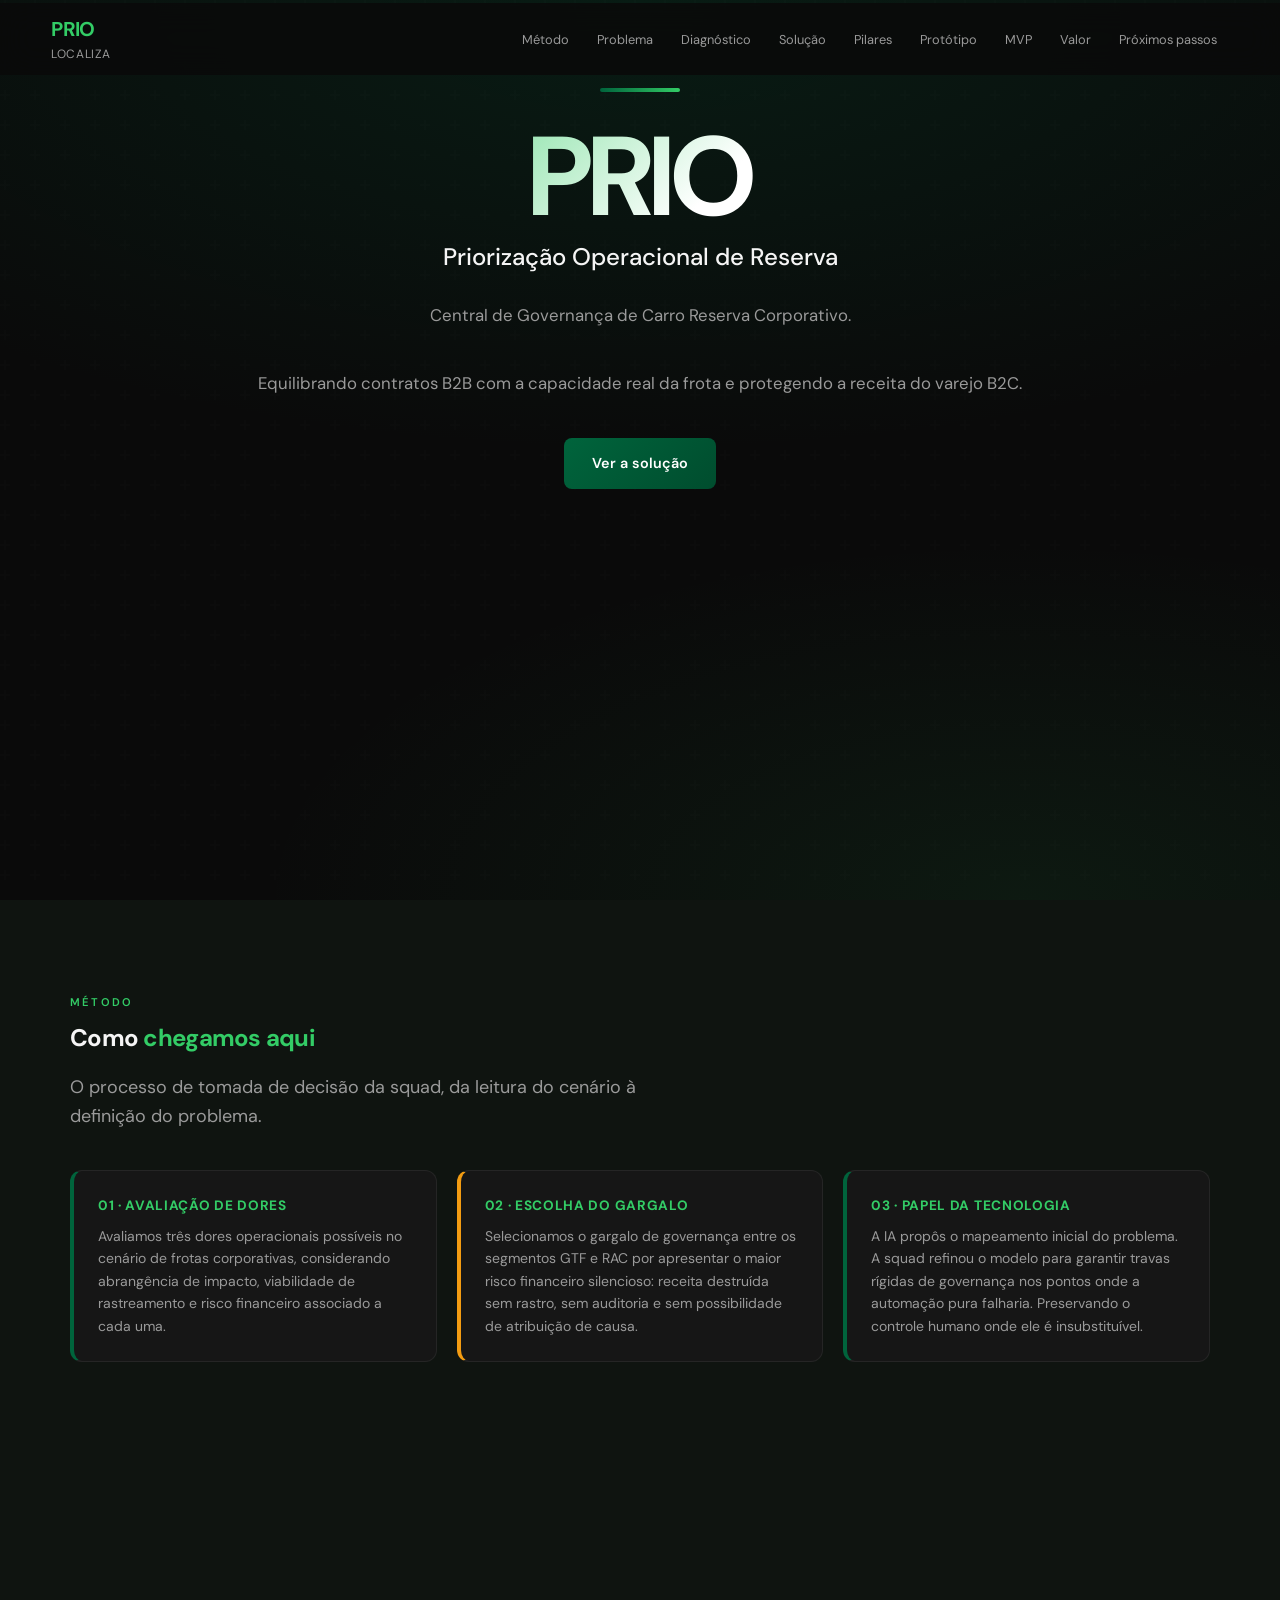
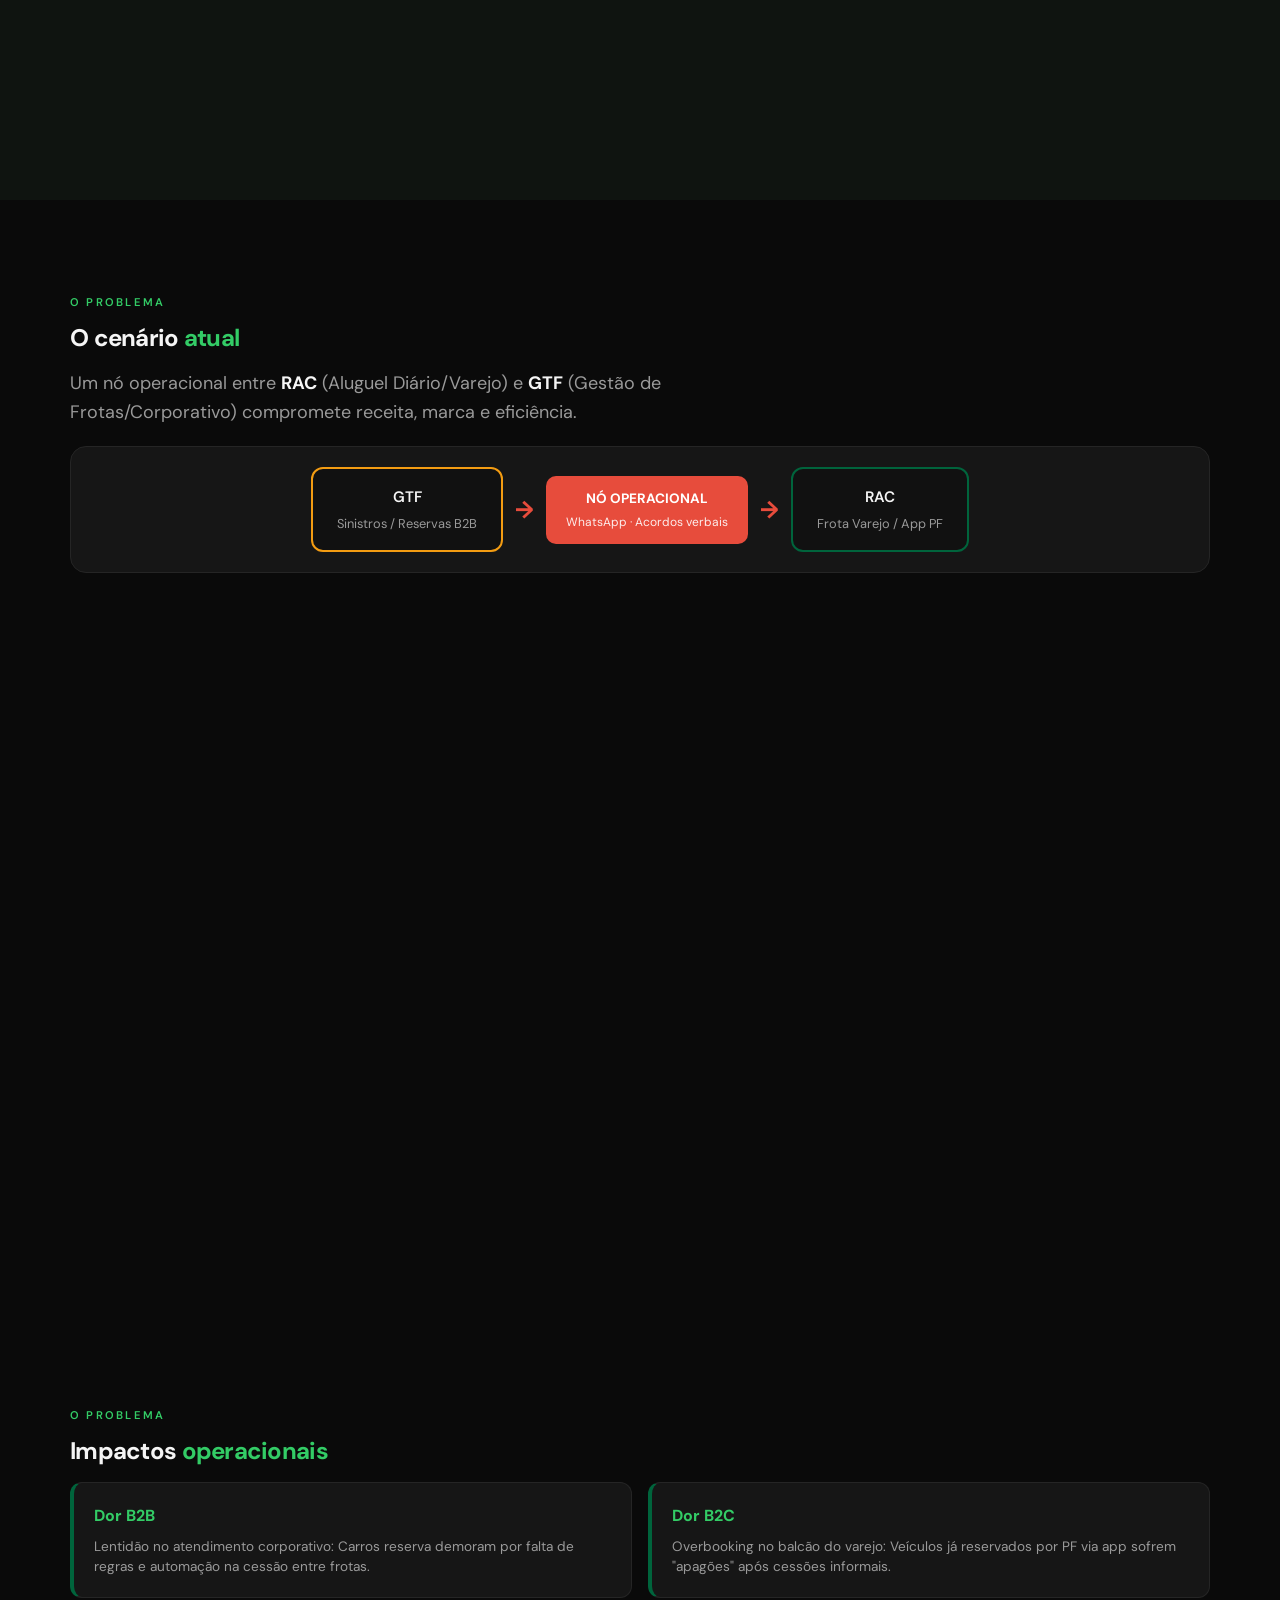
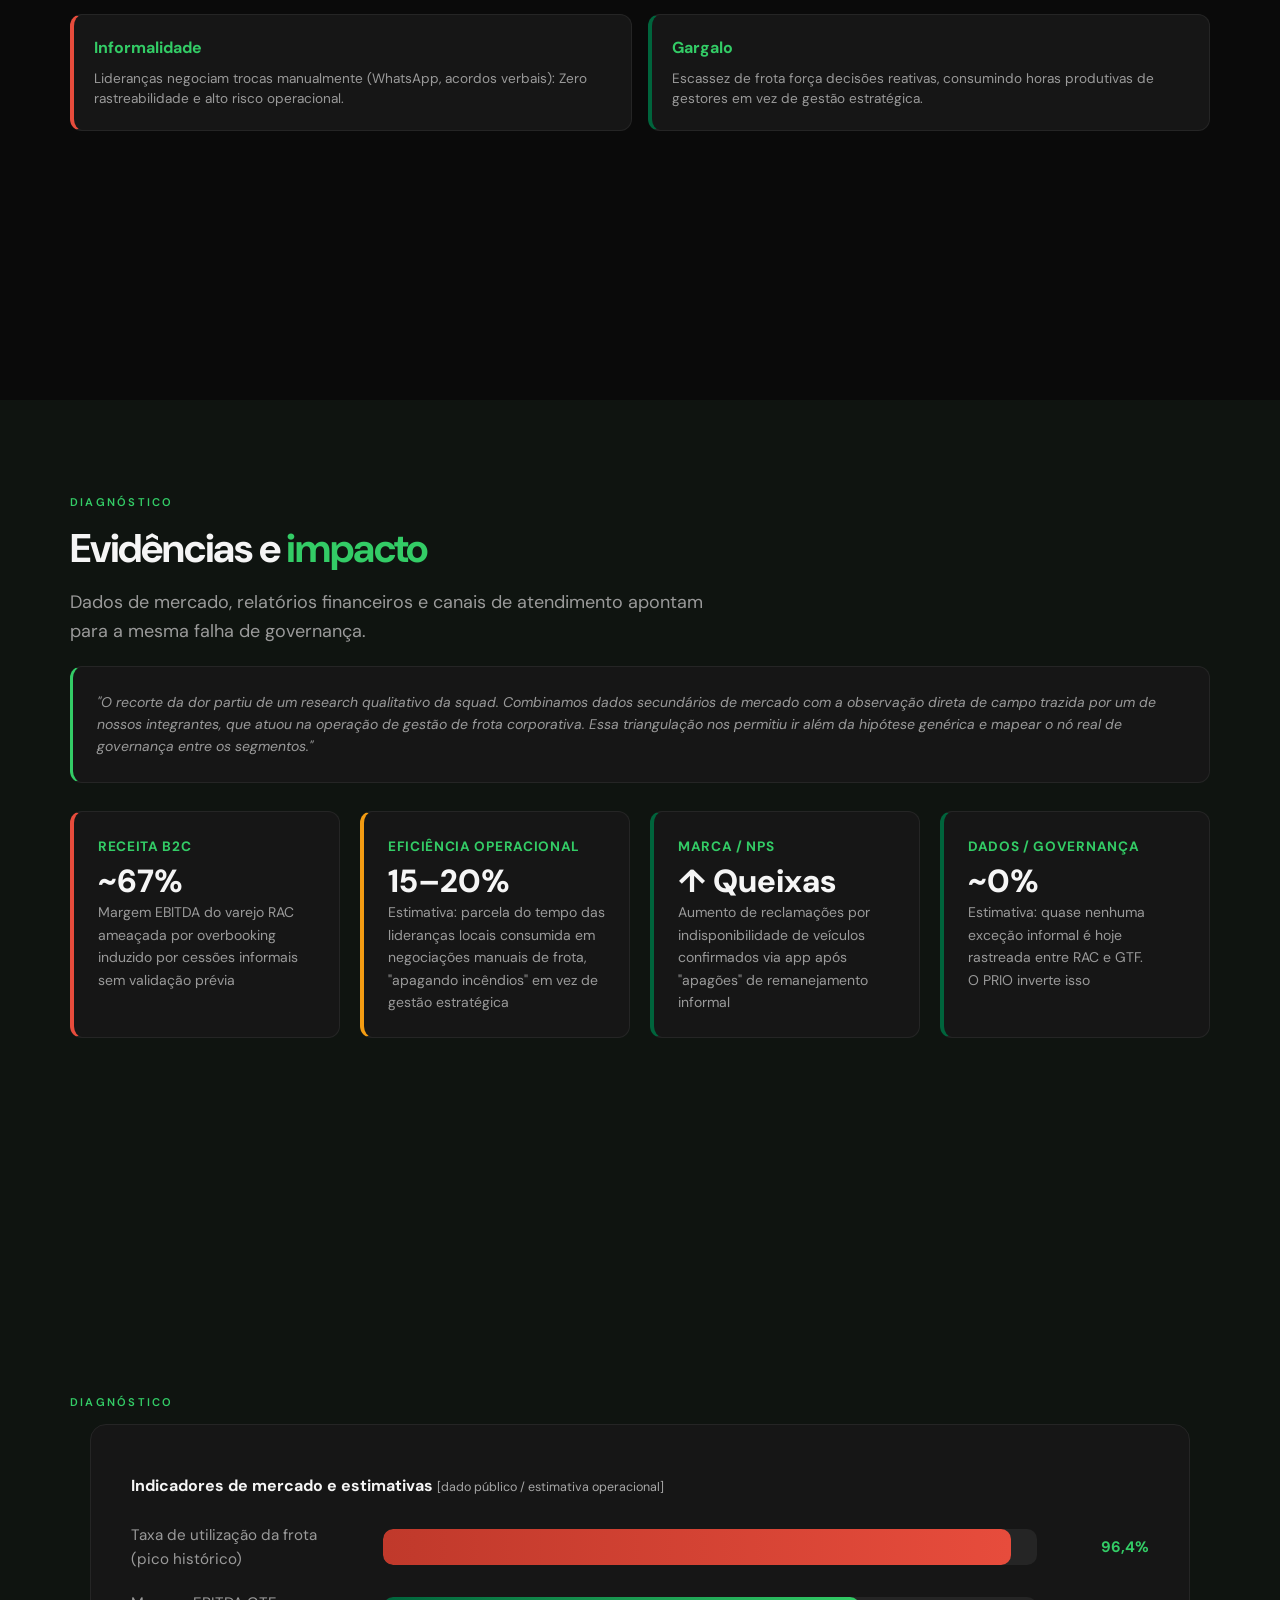
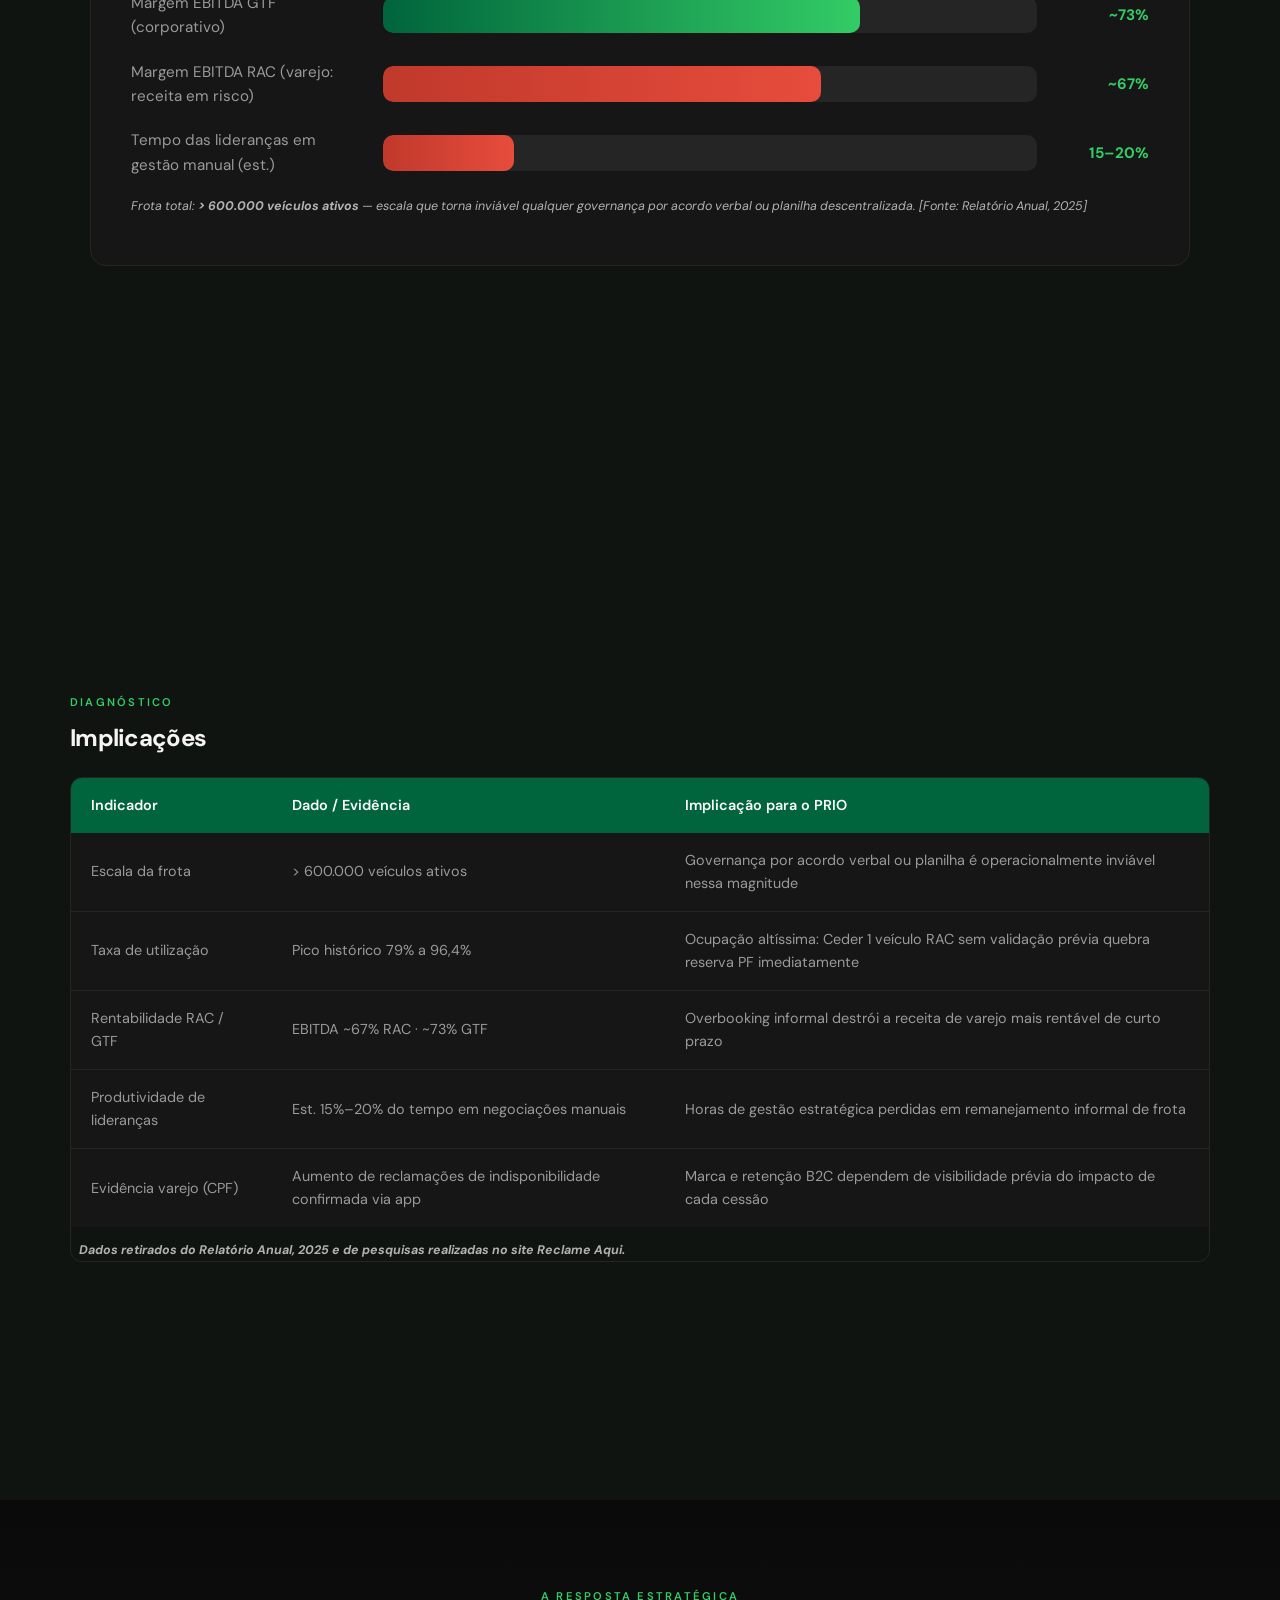
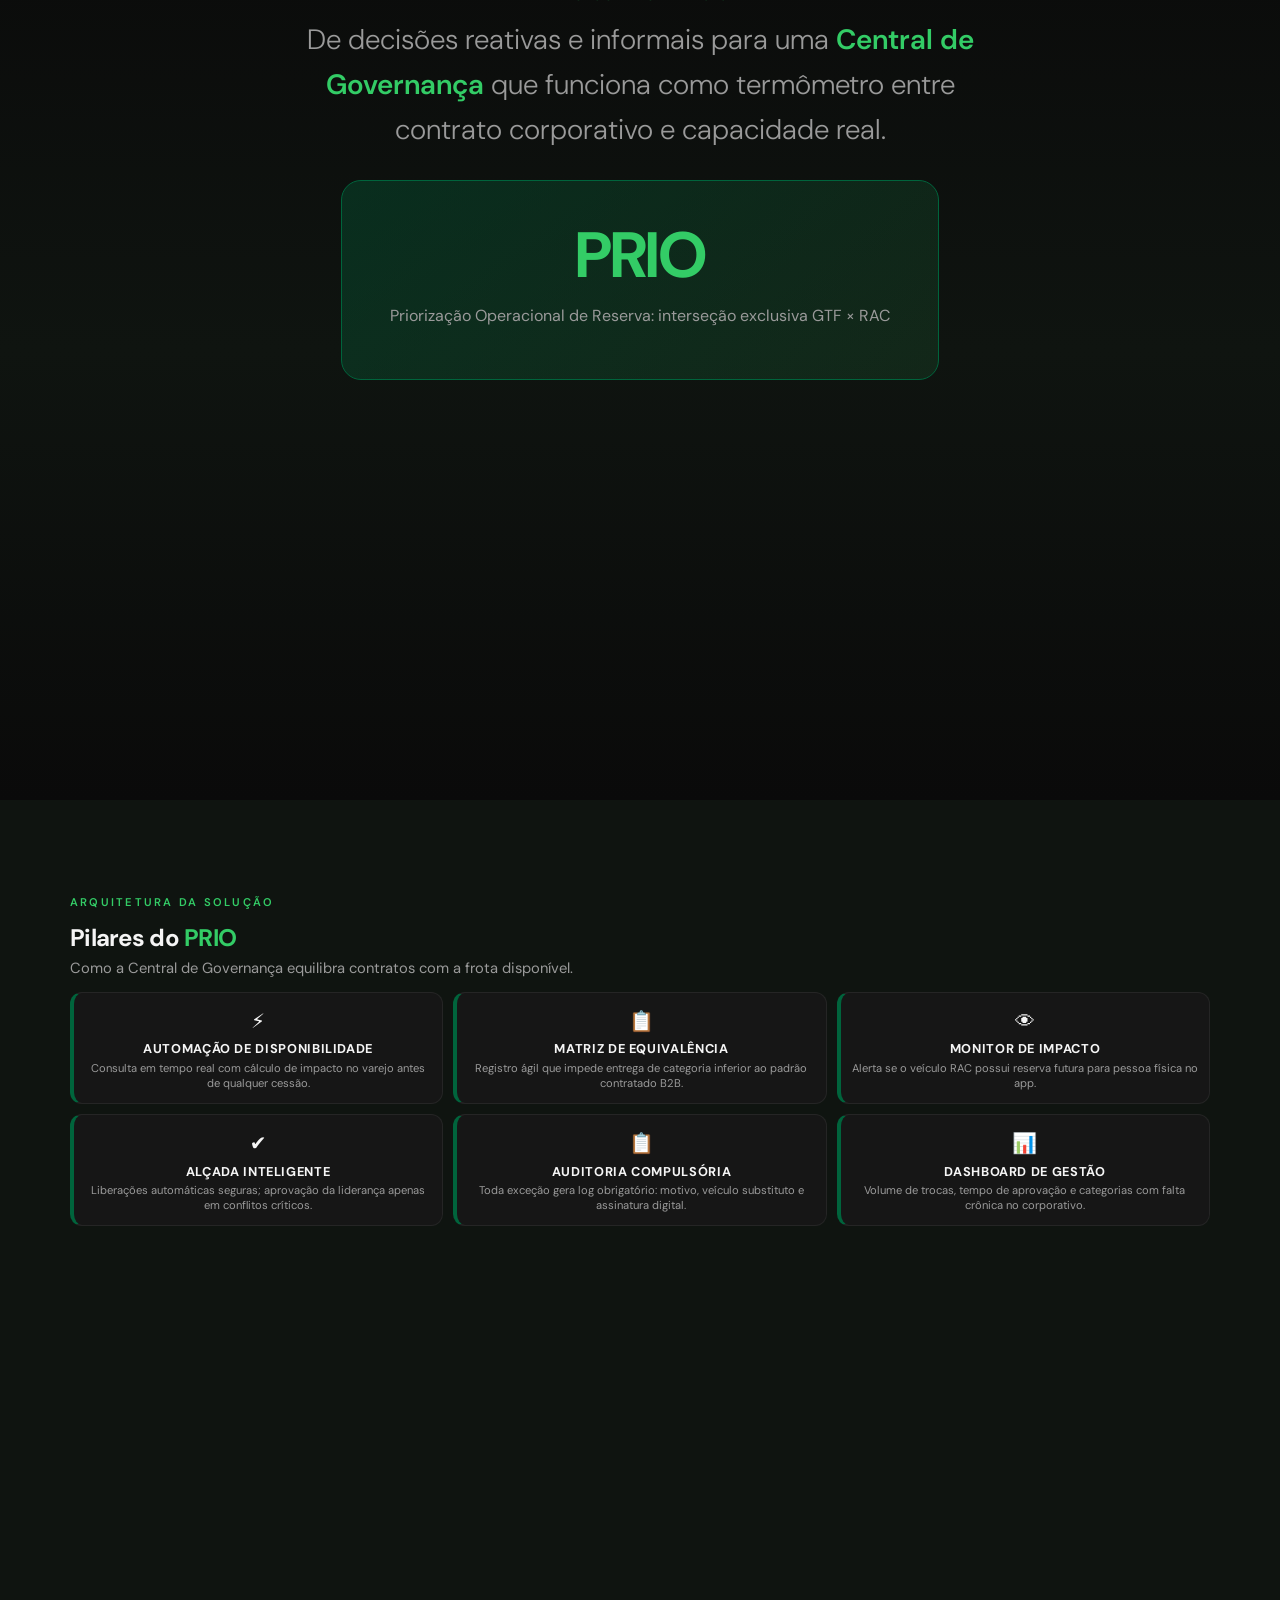
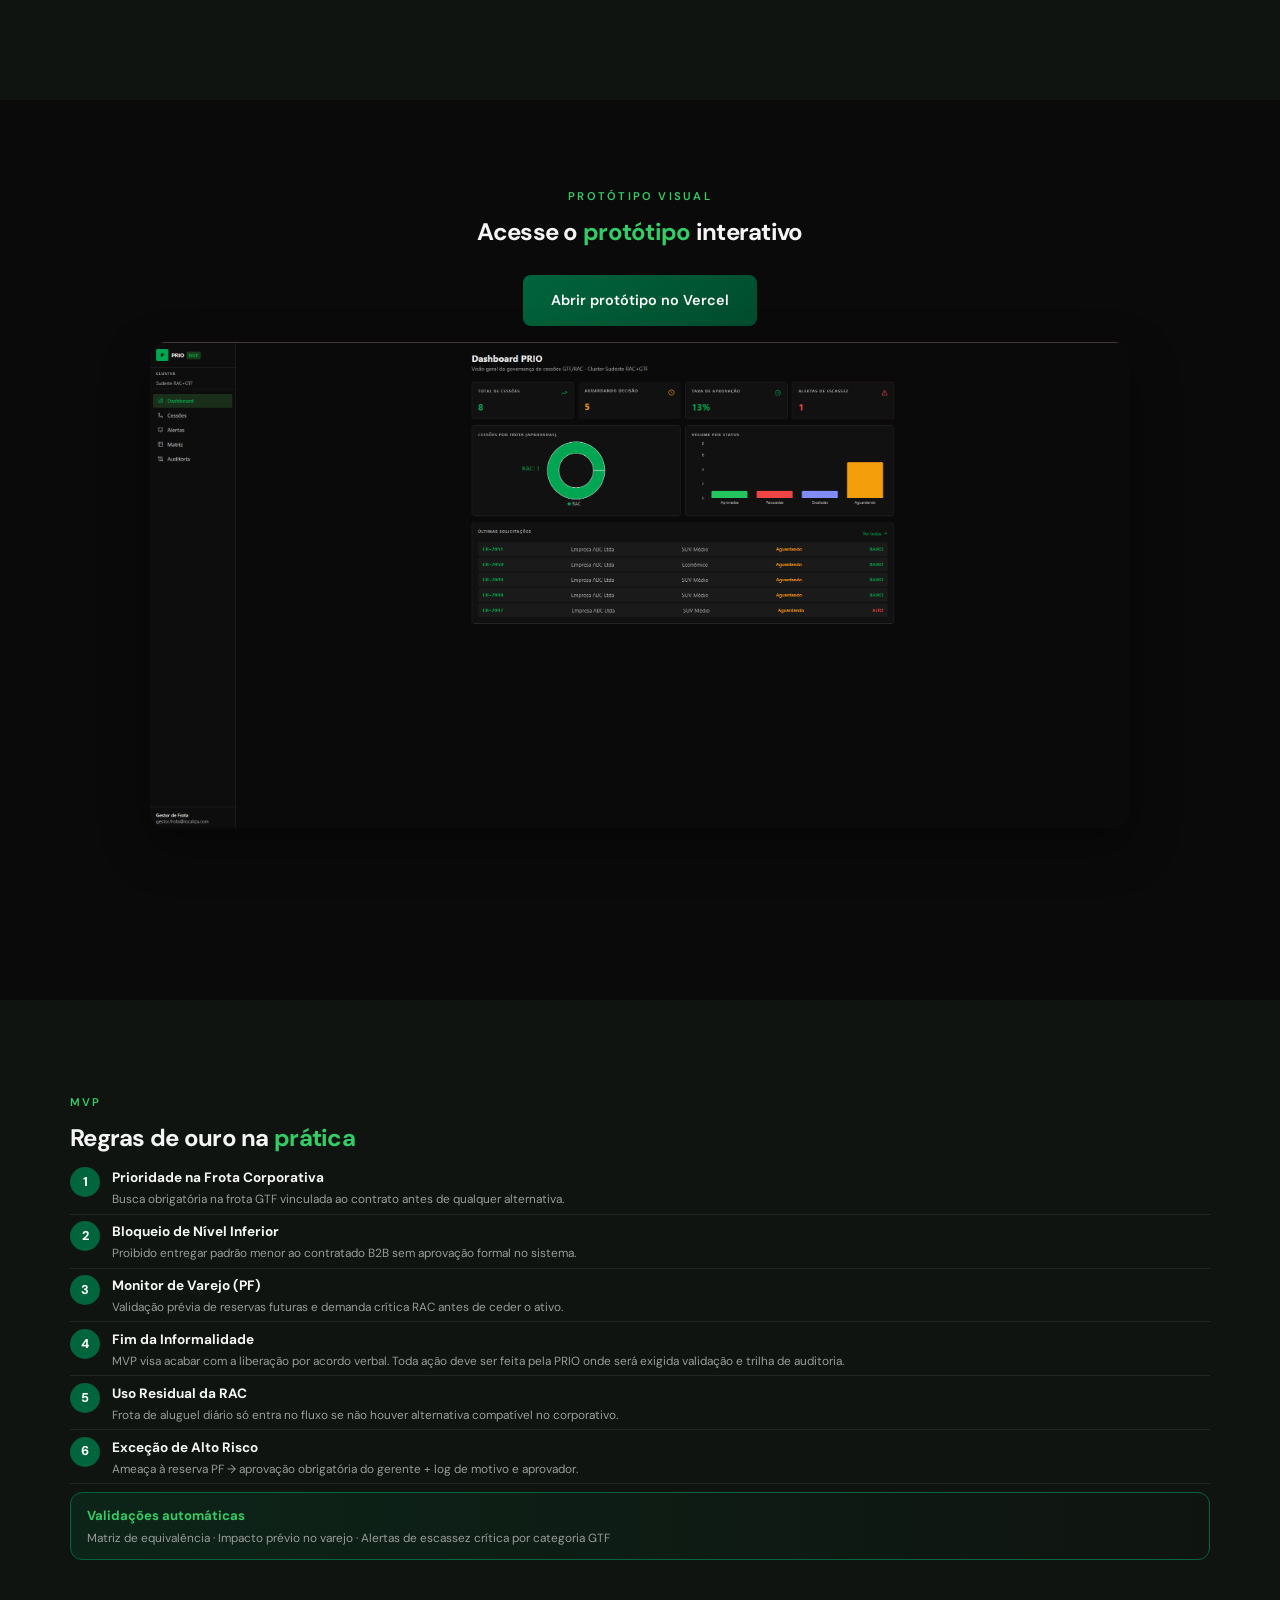
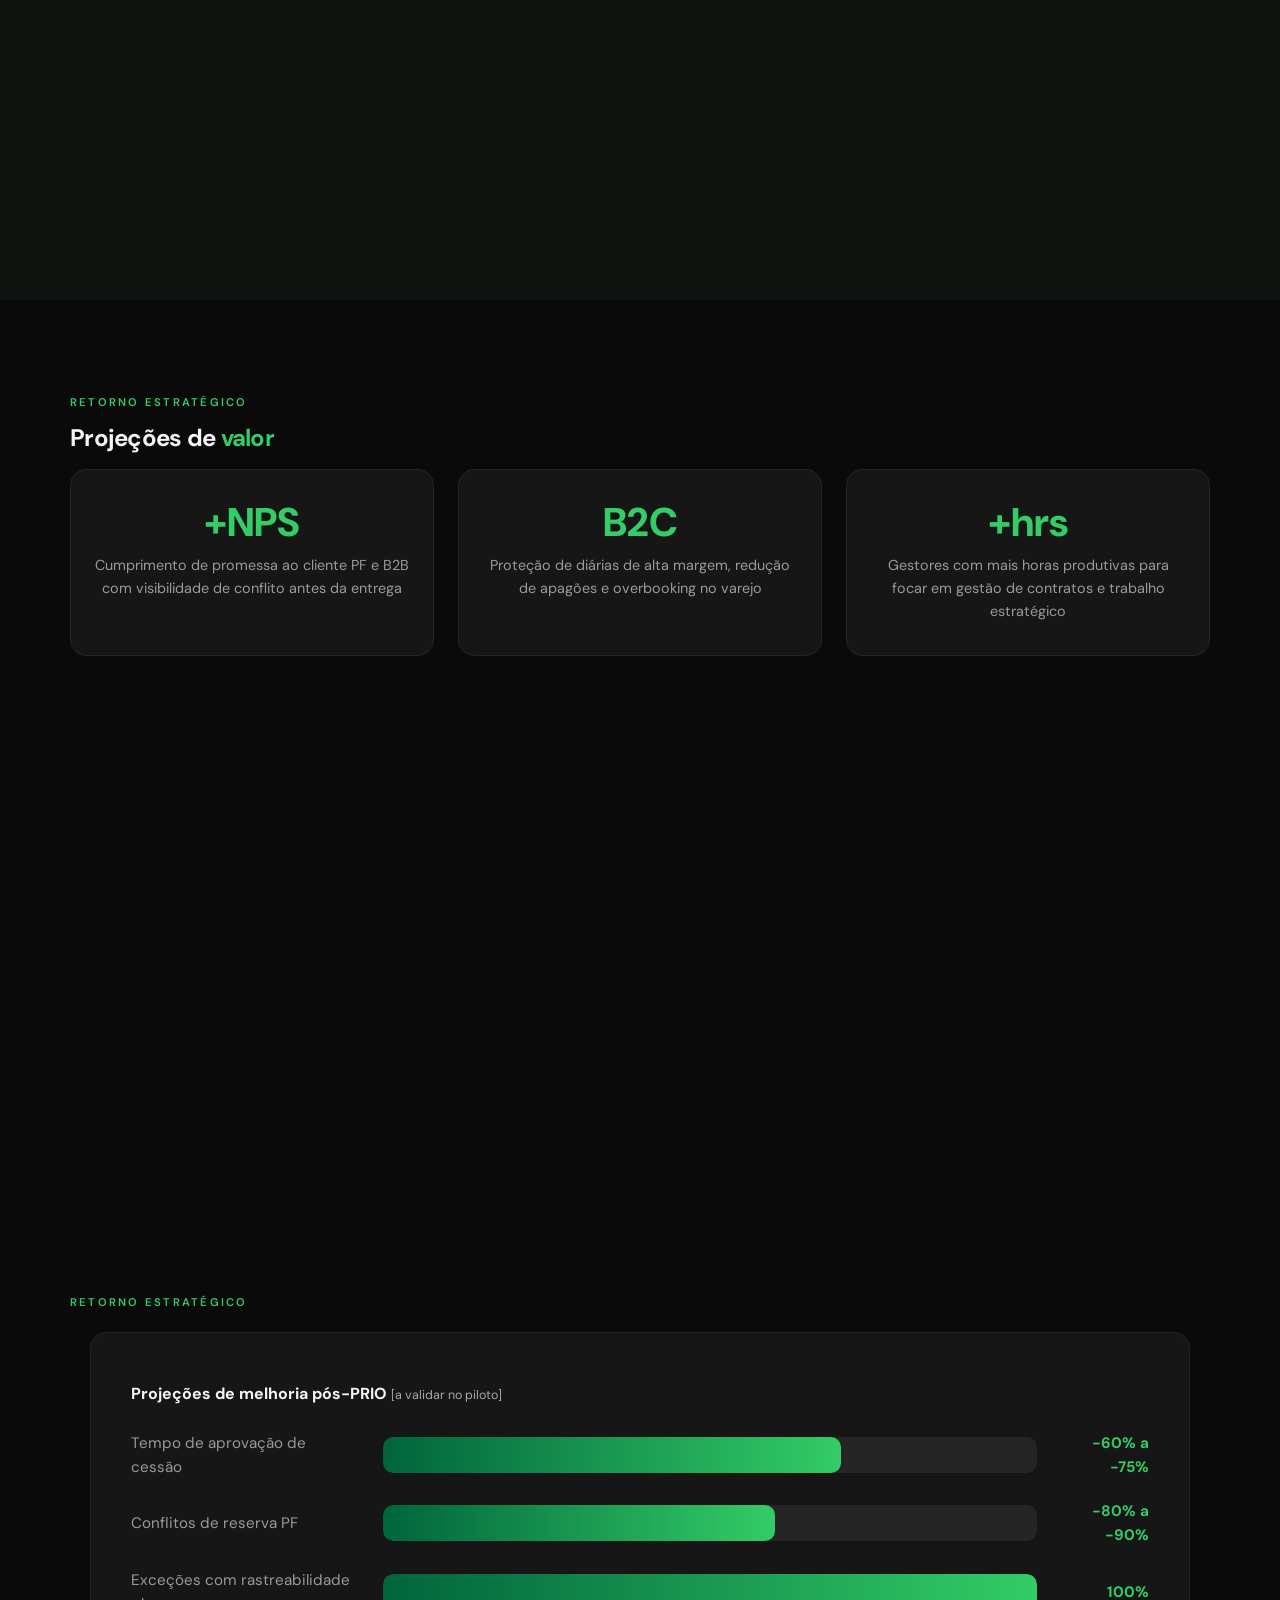
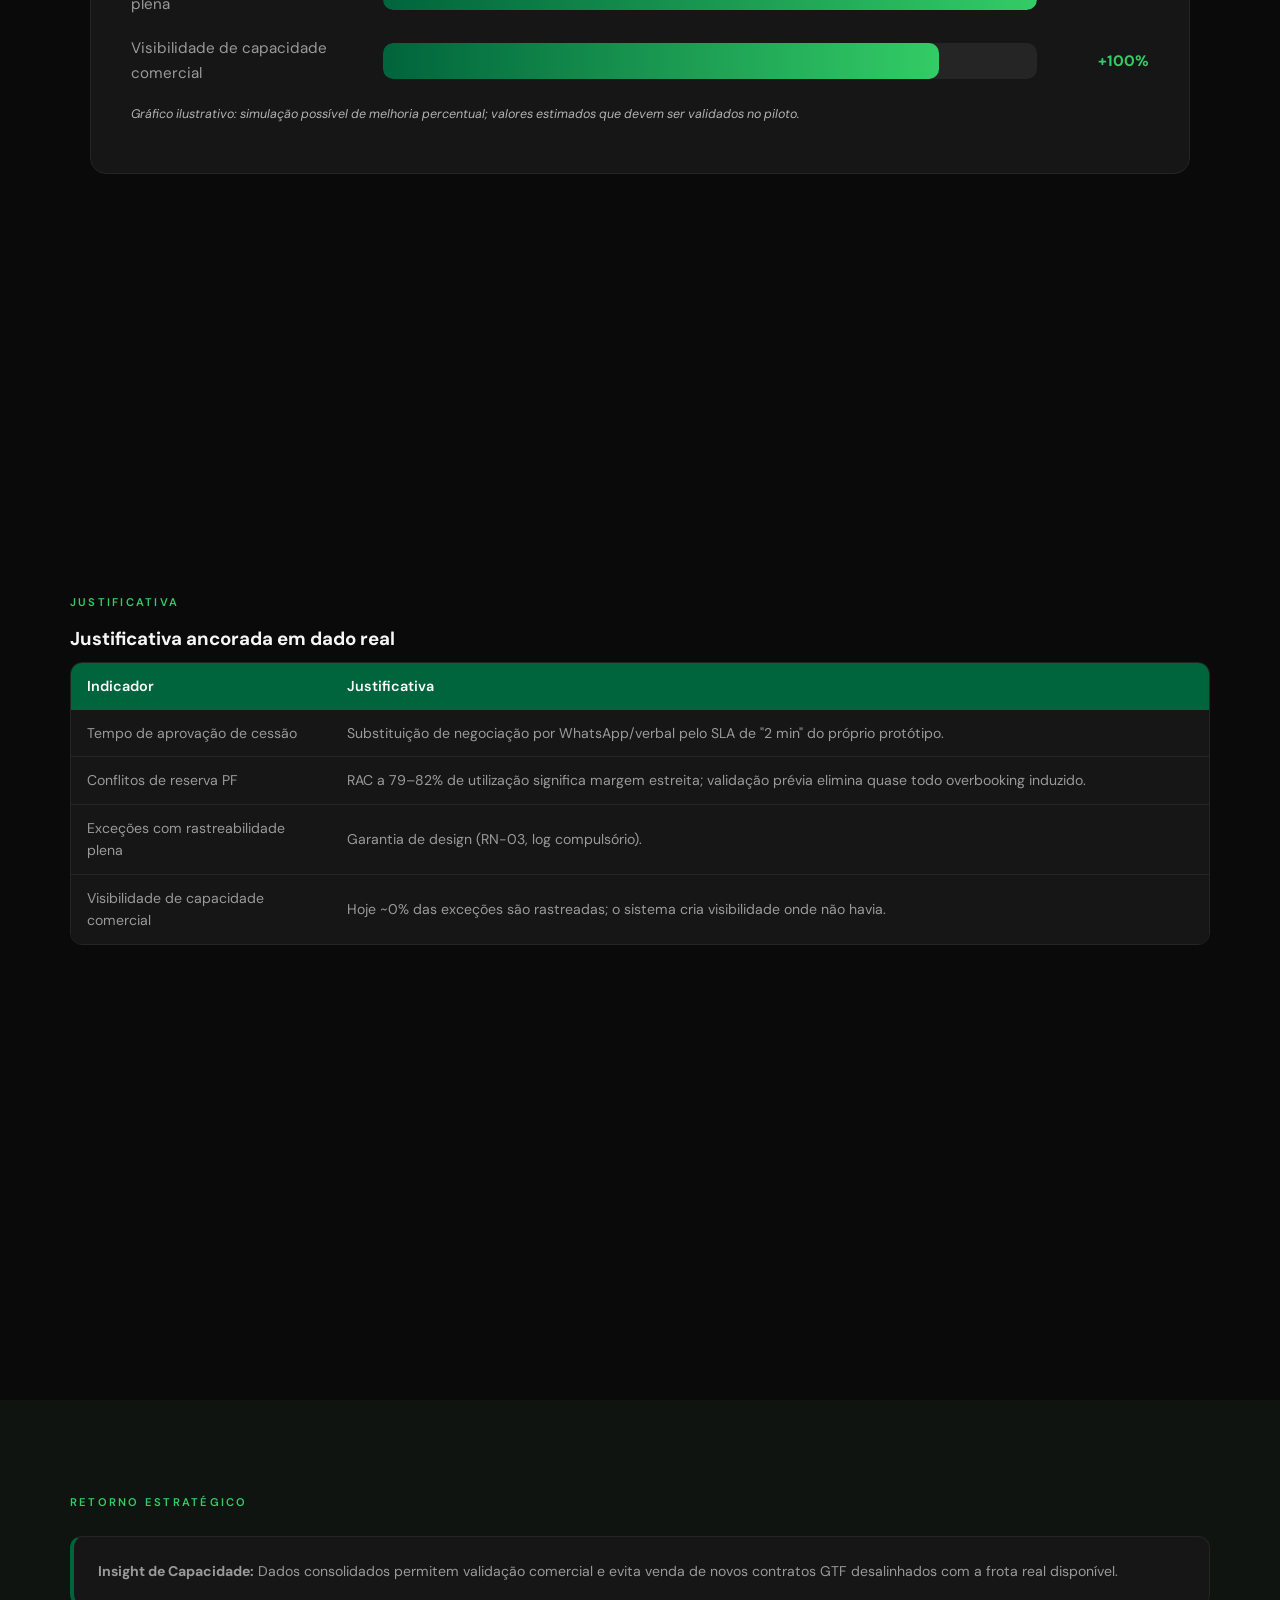
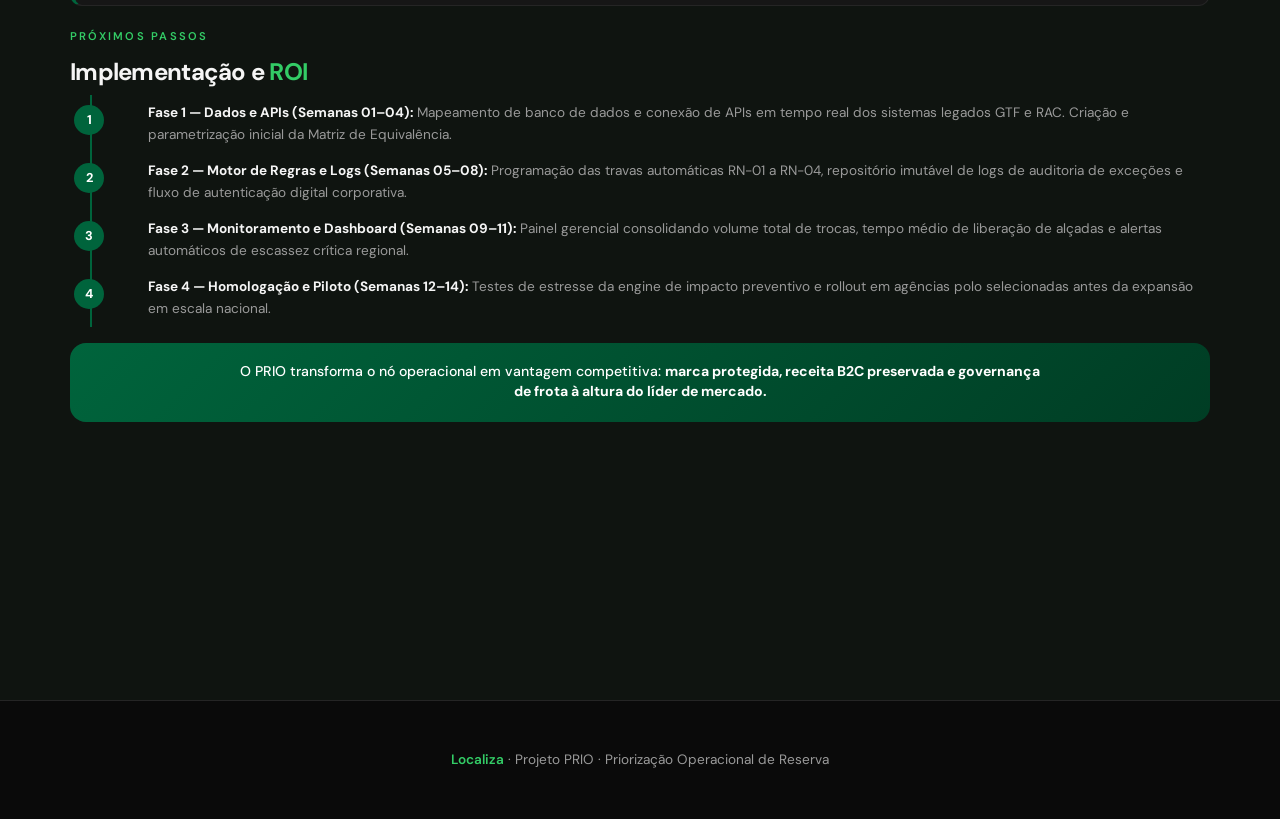
<file: index.html>
﻿<!DOCTYPE html>
<html lang="pt-BR">
<head>
  <meta charset="utf-8">
  <meta name="viewport" content="width=device-width, initial-scale=1.0, viewport-fit=cover, interactive-widget=resizes-content">
  <title>PRIO — Priorização Operacional de Reserva | Localiza</title>
  <link rel="icon" type="image/svg+xml" href="data:image/svg+xml,<svg xmlns='http://www.w3.org/2000/svg' viewBox='0 0 100 100'><rect width='100' height='100' rx='20' fill='%2300643c'/><text x='50' y='72' font-size='70' font-family='sans-serif' font-weight='bold' fill='%2333cc66' text-anchor='middle'>P</text></svg>">
  <link rel="preconnect" href="https://fonts.googleapis.com">
  <link rel="preconnect" href="https://fonts.gstatic.com" crossorigin>
  <link href="https://fonts.googleapis.com/css2?family=DM+Sans:ital,opsz,wght@0,9..40,400;0,9..40,500;0,9..40,600;0,9..40,700;1,9..40,400&display=swap" rel="stylesheet">
  <link rel="stylesheet" href="css/prio-style.css">
</head>
<body class="deck-mode">

  <div class="scroll-progress" id="scrollProgress" aria-hidden="true"></div>

  <div class="deck-indicator deck-chrome" id="deckIndicator" aria-live="polite">
    <span><strong id="deckCurrent">1</strong> / <span id="deckTotal">8</span></span>
  </div>

  <nav class="deck-dots deck-chrome" id="deckDots" aria-label="Seções da apresentação"></nav>

  <p class="deck-hint deck-chrome" id="deckHint">
    <kbd>↓</kbd> <kbd>→</kbd> próxima · <kbd>↑</kbd> <kbd>←</kbd> anterior · <kbd>Home</kbd> <kbd>End</kbd>
  </p>

  <header class="nav" id="nav">
    <a href="#inicio" class="nav-brand">PRIO<span>Localiza</span></a>
    <button class="nav-toggle" id="navToggle" aria-label="Menu">☰</button>
    <ul class="nav-links" id="navLinks">
      <li><a href="#metodo">Método</a></li>
      <li><a href="#problema">Problema</a></li>
      <li><a href="#diagnostico">Diagnóstico</a></li>
      <li><a href="#solucao">Solução</a></li>
      <li><a href="#pilares">Pilares</a></li>
      <li><a href="#prototipo">Protótipo</a></li>
      <li><a href="#mvp">MVP</a></li>
      <li><a href="#valor">Valor</a></li>
      <li><a href="#proximos-passos">Próximos passos</a></li>
    </ul>
  </header>

  <main>
    <!-- HERO -->
    <section class="hero deck-page" id="inicio" data-deck-title="Início">
      <div class="hero-content reveal visible">
        <div class="hero-line"></div>
        <h1>PRIO</h1>
        <p class="subtitle">Priorização Operacional de Reserva</p>
        <p class="tagline">
          Central de Governança de Carro Reserva Corporativo.
        </p>
        <p class="tagline">
          Equilibrando contratos B2B com a capacidade real da frota e protegendo a receita do varejo B2C.
        </p>
        <div class="hero-cta">
          <a href="#solucao" class="btn btn-primary">Ver a solução</a>
        </div>
      </div>
    </section>

    <!-- MÉTODO ("Como chegamos aqui") -->
    <section class="deck-page" id="metodo" data-deck-title="Método" data-nav-section="metodo">
      <div class="container">
        <span class="section-label reveal">Método</span>
        <h2 class="reveal deck-title-sm">Como <span class="accent">chegamos aqui</span></h2>
        <p class="lead reveal">O processo de tomada de decisão da squad, da leitura do cenário à definição do problema.</p>

        <div class="card-grid" style="margin-top: 1.5rem;">
          <div class="card reveal">
            <h4>01 · Avaliação de dores</h4>
            <p>Avaliamos três dores operacionais possíveis no cenário de frotas corporativas, considerando abrangência de impacto, viabilidade de rastreamento e risco financeiro associado a cada uma.</p>
          </div>
          <div class="card warning reveal reveal-delay-1">
            <h4>02 · Escolha do gargalo</h4>
            <p>Selecionamos o gargalo de governança entre os segmentos GTF e RAC por apresentar o maior risco financeiro silencioso: receita destruída sem rastro, sem auditoria e sem possibilidade de atribuição de causa.</p>
          </div>
          <div class="card reveal reveal-delay-2">
            <h4>03 · Papel da tecnologia</h4>
            <p>A IA propôs o mapeamento inicial do problema. A squad refinou o modelo para garantir travas rígidas de governança nos pontos onde a automação pura falharia. Preservando o controle humano onde ele é insubstituível.</p>
          </div>
        </div>
      </div>
    </section>

    <!-- PROBLEMA (2 telas: cenário → dores) -->
    <section class="deck-multi" id="problema">
      <div class="deck-snap deck-snap-compact" id="problema-intro" data-deck-title="Problema" data-nav-section="problema">
        <div class="container">
          <span class="section-label reveal">O Problema</span>
          <h2 class="reveal deck-title-sm">O cenário <span class="accent">atual</span></h2>
          <p class="lead reveal">
            Um nó operacional entre <strong>RAC</strong> (Aluguel Diário/Varejo) e <strong>GTF</strong> (Gestão de Frotas/Corporativo) compromete receita, marca e eficiência.
          </p>

          <div class="flow-diagram reveal">
            <div class="flow-node gtf">GTF<small>Sinistros / Reservas B2B</small></div>
            <span class="flow-arrow">→</span>
            <div class="flow-knot">NÓ OPERACIONAL<small>WhatsApp · Acordos verbais</small></div>
            <span class="flow-arrow">→</span>
            <div class="flow-node">RAC<small>Frota Varejo / App PF</small></div>
          </div>
        </div>
      </div>

      <div class="deck-snap deck-snap-compact" id="problema-dores" data-deck-title="Problema — Dores" data-nav-section="problema">
        <div class="container">
          <span class="section-label reveal">O Problema</span>
          <h2 class="reveal deck-title-sm">Impactos <span class="accent">operacionais</span></h2>

          <div class="pain-grid">
            <article class="pain-card reveal reveal-delay-1">
              <h3>Dor B2B</h3>
              <p>Lentidão no atendimento corporativo: Carros reserva demoram por falta de regras e automação na cessão entre frotas.</p>
            </article>
            <article class="pain-card reveal reveal-delay-2">
              <h3>Dor B2C</h3>
              <p>Overbooking no balcão do varejo: Veículos já reservados por PF via app sofrem "apagões" após cessões informais.</p>
            </article>
            <article class="pain-card danger reveal reveal-delay-3">
              <h3>Informalidade</h3>
              <p>Lideranças negociam trocas manualmente (WhatsApp, acordos verbais): Zero rastreabilidade e alto risco operacional.</p>
            </article>
            <article class="pain-card reveal reveal-delay-4">
              <h3>Gargalo</h3>
              <p>Escassez de frota força decisões reativas, consumindo horas produtivas de gestores em vez de gestão estratégica.</p>
            </article>
          </div>
        </div>
      </div>
    </section>

    <!-- DIAGNÓSTICO (multi-frame: cards → gráfico → tabela) -->
    <section class="deck-multi" id="diagnostico">
      <div class="deck-snap" id="diagnostico-metricas" data-deck-title="Diagnóstico — Métricas" data-nav-section="diagnostico">
        <div class="container">
          <span class="section-label reveal">Diagnóstico</span>
          <h2 class="reveal">Evidências e <span class="accent">impacto</span></h2>
          <p class="lead reveal" style="margin-bottom: 1.25rem;">Dados de mercado, relatórios financeiros e canais de atendimento apontam para a mesma falha de governança.</p>

          <div class="card reveal" style="margin-bottom: 1.75rem; border-left: 3px solid var(--green-light); font-style: italic;">
            <p>"O recorte da dor partiu de um research qualitativo da squad. Combinamos dados secundários de mercado com a observação direta de campo trazida por um de nossos integrantes, que atuou na operação de gestão de frota corporativa. Essa triangulação nos permitiu ir além da hipótese genérica e mapear o nó real de governança entre os segmentos."</p>
          </div>

          <div class="card-grid reveal">
            <div class="card danger">
              <h4>Receita B2C</h4>
              <div class="metric">~67%</div>
              <p>Margem EBITDA do varejo RAC ameaçada por overbooking induzido por cessões informais sem validação prévia</p>
            </div>
            <div class="card warning">
              <h4>Eficiência Operacional</h4>
              <div class="metric">15–20%</div>
              <p>Estimativa: parcela do tempo das lideranças locais consumida em negociações manuais de frota, "apagando incêndios" em vez de gestão estratégica</p>
            </div>
            <div class="card">
              <h4>Marca / NPS</h4>
              <div class="metric">↑ Queixas</div>
              <p>Aumento de reclamações por indisponibilidade de veículos confirmados via app após "apagões" de remanejamento informal</p>
            </div>
            <div class="card">
              <h4>Dados / Governança</h4>
              <div class="metric">~0%</div>
              <p>Estimativa: quase nenhuma exceção informal é hoje rastreada entre RAC e GTF.<br> O PRIO inverte isso</p>
            </div>
          </div>
        </div>
      </div>

      <div class="deck-snap deck-snap-chart" id="diagnostico-indicadores" data-deck-title="Indicadores" data-nav-section="diagnostico">
        <div class="container">
          <span class="section-label reveal">Diagnóstico</span>
          <div class="chart-block reveal" style="margin-top: 0;">
            <h3>Indicadores de mercado e estimativas <small style="font-weight:400;opacity:0.65;font-size:0.78em;">[dado público / estimativa operacional]</small></h3>
            <div class="chart-row" data-width="96">
              <span class="chart-label">Taxa de utilização da frota (pico histórico)</span>
              <div class="chart-bar-wrap"><div class="chart-bar danger"></div></div>
              <span class="chart-value">96,4%</span>
            </div>
            <div class="chart-row" data-width="73">
              <span class="chart-label">Margem EBITDA GTF (corporativo)</span>
              <div class="chart-bar-wrap"><div class="chart-bar"></div></div>
              <span class="chart-value">~73%</span>
            </div>
            <div class="chart-row" data-width="67">
              <span class="chart-label">Margem EBITDA RAC (varejo: receita em risco)</span>
              <div class="chart-bar-wrap"><div class="chart-bar danger"></div></div>
              <span class="chart-value">~67%</span>
            </div>
            <div class="chart-row" data-width="20">
              <span class="chart-label">Tempo das lideranças em gestão manual (est.)</span>
              <div class="chart-bar-wrap"><div class="chart-bar danger"></div></div>
              <span class="chart-value">15–20%</span>
            </div>
            <p style="margin-top:0.85rem;font-size:0.78rem;opacity:0.7;font-style:italic;">Frota total: <strong>&gt; 600.000 veículos ativos</strong> — escala que torna inviável qualquer governança por acordo verbal ou planilha descentralizada. [Fonte: Relatório Anual, 2025]</p>
          </div>
        </div>
      </div>

      <div class="deck-snap" id="diagnostico-fontes" data-deck-title="Fontes" data-nav-section="diagnostico">
        <div class="container">
          <span class="section-label reveal">Diagnóstico</span>
          <h2 class="reveal" style="font-size: 1.5rem; margin-bottom: 1.5rem;">Implicações</h2>
          <div class="table-wrap reveal" style="margin-top: 0;">
            <table class="data-table">
              <thead>
                <tr>
                  <th>Indicador</th>
                  <th>Dado / Evidência</th>
                  <th>Implicação para o PRIO</th>
                </tr>
              </thead>
              <tbody>
                <tr>
                  <td>Escala da frota</td>
                  <td>&gt; 600.000 veículos ativos</td>
                  <td>Governança por acordo verbal ou planilha é operacionalmente inviável nessa magnitude</td>
                </tr>
                <tr>
                  <td>Taxa de utilização</td>
                  <td>Pico histórico 79% a 96,4%</td>
                  <td>Ocupação altíssima: Ceder 1 veículo RAC sem validação prévia quebra reserva PF imediatamente</td>
                </tr>
                <tr>
                  <td>Rentabilidade RAC / GTF</td>
                  <td>EBITDA ~67% RAC · ~73% GTF</td>
                  <td>Overbooking informal destrói a receita de varejo mais rentável de curto prazo</td>
                </tr>
                <tr>
                  <td>Produtividade de lideranças</td>
                  <td>Est. 15%–20% do tempo em negociações manuais</td>
                  <td>Horas de gestão estratégica perdidas em remanejamento informal de frota</td>
                </tr>
                <tr>
                  <td>Evidência varejo (CPF)</td>
                  <td>Aumento de reclamações de indisponibilidade confirmada via app</td>
                  <td>Marca e retenção B2C dependem de visibilidade prévia do impacto de cada cessão</td>
                </tr>
              </tbody>
            </table>
            <p style="margin-top:0.85rem;font-size:0.78rem;opacity:0.7;font-style:italic;margin-left:0.5rem;"><strong>Dados retirados do Relatório Anual, 2025 e de pesquisas realizadas no site Reclame Aqui.</strong></p>
          </div>
        </div>
      </div>
    </section>

    <!-- SOLUÇÃO (resposta estratégica + destaque PRIO) -->
    <section class="solution-banner deck-page" id="solucao" data-deck-title="Solução" data-nav-section="solucao">
      <span class="section-label reveal">A Resposta Estratégica</span>
      <p class="quote reveal">
        De decisões reativas e informais para uma <strong>Central de Governança</strong> que funciona como termômetro entre contrato corporativo e capacidade real.
      </p>
      <div class="highlight-box reveal reveal-delay-1">
        <h2>PRIO</h2>
        <p>Priorização Operacional de Reserva: interseção exclusiva GTF × RAC</p>
      </div>
    </section>

    <!-- PILARES (6 pilares em uma tela) -->
    <section class="deck-page" id="pilares" data-deck-title="Pilares PRIO" data-nav-section="pilares">
      <div class="container">
        <span class="section-label reveal">Arquitetura da Solução</span>
        <h2 class="reveal deck-title-sm">Pilares do <span class="accent">PRIO</span></h2>
        <p class="lead reveal">Como a Central de Governança equilibra contratos com a frota disponível.</p>

        <div class="pillar-grid pillar-grid-6">
          <article class="card pillar-card reveal">
            <div class="icon">⚡</div>
            <h4>Automação de Disponibilidade</h4>
            <p>Consulta em tempo real com cálculo de impacto no varejo antes de qualquer cessão.</p>
          </article>
          <article class="card pillar-card reveal reveal-delay-1">
            <div class="icon">📋</div>
            <h4>Matriz de Equivalência</h4>
            <p>Registro ágil que impede entrega de categoria inferior ao padrão contratado B2B.</p>
          </article>
          <article class="card pillar-card reveal reveal-delay-2">
            <div class="icon">👁</div>
            <h4>Monitor de Impacto</h4>
            <p>Alerta se o veículo RAC possui reserva futura para pessoa física no app.</p>
          </article>
          <article class="card pillar-card reveal reveal-delay-3">
            <div class="icon">✔</div>
            <h4>Alçada Inteligente</h4>
            <p>Liberações automáticas seguras; aprovação da liderança apenas em conflitos críticos.</p>
          </article>
          <article class="card pillar-card reveal reveal-delay-4">
            <div class="icon">📋</div>
            <h4>Auditoria Compulsória</h4>
            <p>Toda exceção gera log obrigatório: motivo, veículo substituto e assinatura digital.</p>
          </article>
          <article class="card pillar-card reveal">
            <div class="icon">📊</div>
            <h4>Dashboard de Gestão</h4>
            <p>Volume de trocas, tempo de aprovação e categorias com falta crônica no corporativo.</p>
          </article>
        </div>
      </div>
    </section>

    <!-- PROTÓTIPO VISUAL -->
    <section class="deck-page" id="prototipo" data-deck-title="Protótipo" data-nav-section="prototipo">
      <div class="container" style="display: flex; min-height: 100%; align-items: center; justify-content: center; text-align: center; flex-direction: column;">
        <span class="section-label reveal visible">Protótipo Visual</span>
        <h2 class="reveal visible deck-title-sm">Acesse o <span class="accent">protótipo</span> interativo</h2>
        <a href="https://prio-prototipado-sistema.vercel.app/" target="_blank" rel="noopener noreferrer" class="btn btn-primary reveal" style="display: inline-flex; align-items: center; justify-content: center; gap: 0.5rem; text-decoration: none; margin-top: 0.5rem; margin-left: auto; margin-right: auto;">
          Abrir protótipo no Vercel
        </a>
        <img src="img/prototipo.png" alt="Base visual do protótipo PRIO" class="reveal" style="display: block; width: min(100%, 980px); height: auto; margin: 1rem auto 0; border-radius: 16px; box-shadow: 0 18px 48px rgba(0, 0, 0, 0.35);" />
      </div>
    </section>

    <!-- MVP (6 regras + validações em uma tela) -->
    <section class="deck-page" id="mvp" data-deck-title="MVP — Regras" data-nav-section="mvp">
      <div class="container">
        <span class="section-label reveal">MVP</span>
        <h2 class="reveal deck-title-sm">Regras de ouro na <span class="accent">prática</span></h2>

        <div class="rule-item reveal">
          <span class="rule-num">1</span>
          <div class="rule-content">
            <h4>Prioridade na Frota Corporativa</h4>
            <p>Busca obrigatória na frota GTF vinculada ao contrato antes de qualquer alternativa.</p>
          </div>
        </div>
        <div class="rule-item reveal reveal-delay-1">
          <span class="rule-num">2</span>
          <div class="rule-content">
            <h4>Bloqueio de Nível Inferior</h4>
            <p>Proibido entregar padrão menor ao contratado B2B sem aprovação formal no sistema.</p>
          </div>
        </div>
        <div class="rule-item reveal reveal-delay-2">
          <span class="rule-num">3</span>
          <div class="rule-content">
            <h4>Monitor de Varejo (PF)</h4>
            <p>Validação prévia de reservas futuras e demanda crítica RAC antes de ceder o ativo.</p>
          </div>
        </div>
        <div class="rule-item reveal reveal-delay-3">
          <span class="rule-num">4</span>
          <div class="rule-content">
            <h4>Fim da Informalidade</h4>
            <p>MVP visa acabar com a liberação por acordo verbal. Toda ação deve ser feita pela PRIO onde será exigida validação e trilha de auditoria.</p>
          </div>
        </div>
        <div class="rule-item reveal reveal-delay-4">
          <span class="rule-num">5</span>
          <div class="rule-content">
            <h4>Uso Residual da RAC</h4>
            <p>Frota de aluguel diário só entra no fluxo se não houver alternativa compatível no corporativo.</p>
          </div>
        </div>
        <div class="rule-item reveal">
          <span class="rule-num">6</span>
          <div class="rule-content">
            <h4>Exceção de Alto Risco</h4>
            <p>Ameaça à reserva PF → aprovação obrigatória do gerente + log de motivo e aprovador.</p>
          </div>
        </div>
        <div class="validation-card reveal reveal-delay-1">
          <h4>Validações automáticas</h4>
          <p>Matriz de equivalência · Impacto prévio no varejo · Alertas de escassez crítica por categoria GTF</p>
        </div>
      </div>
    </section>

    <!-- VALOR (2 telas: KPIs → gráfico) -->
    <section class="deck-multi" id="valor">
      <div class="deck-snap deck-snap-compact" id="valor-kpis" data-deck-title="Valor — KPIs" data-nav-section="valor">
        <div class="container">
          <span class="section-label reveal">Retorno Estratégico</span>
          <h2 class="reveal deck-title-sm">Projeções de <span class="accent">valor</span></h2>

          <div class="kpi-row" style="margin-top: 0;">
            <div class="kpi-box reveal">
              <div class="kpi-value">+NPS</div>
              <p class="kpi-desc">Cumprimento de promessa ao cliente PF e B2B com visibilidade de conflito antes da entrega</p>
            </div>
            <div class="kpi-box reveal reveal-delay-1">
              <div class="kpi-value">B2C</div>
              <p class="kpi-desc">Proteção de diárias de alta margem, redução de apagões e overbooking no varejo</p>
            </div>
            <div class="kpi-box reveal reveal-delay-2">
              <div class="kpi-value">+hrs</div>
              <p class="kpi-desc">Gestores com mais horas produtivas para focar em gestão de contratos e trabalho estratégico</p>
            </div>
          </div>
        </div>
      </div>

      <div class="deck-snap deck-snap-compact" id="valor-grafico" data-deck-title="Valor — Gráfico" data-nav-section="valor">
        <div class="container">
          <span class="section-label reveal">Retorno Estratégico</span>
          <div class="chart-block reveal" style="margin-top: 0.5rem;">
            <h3>Projeções de melhoria pós-PRIO <small style="font-weight:400;opacity:0.65;font-size:0.78em;">[a validar no piloto]</small></h3>
            <div class="chart-row" data-width="70">
              <span class="chart-label">Tempo de aprovação de cessão</span>
              <div class="chart-bar-wrap"><div class="chart-bar"></div></div>
              <span class="chart-value">−60% a −75%</span>
            </div>
            <div class="chart-row" data-width="60">
              <span class="chart-label">Conflitos de reserva PF</span>
              <div class="chart-bar-wrap"><div class="chart-bar"></div></div>
              <span class="chart-value">−80% a −90%</span>
            </div>
            <div class="chart-row" data-width="100">
              <span class="chart-label">Exceções com rastreabilidade plena</span>
              <div class="chart-bar-wrap"><div class="chart-bar"></div></div>
              <span class="chart-value">100%</span>
            </div>
            <div class="chart-row" data-width="85">
              <span class="chart-label">Visibilidade de capacidade comercial</span>
              <div class="chart-bar-wrap"><div class="chart-bar"></div></div>
              <span class="chart-value">+100%</span>
            </div>
            <p class="chart-footnote">Gráfico ilustrativo: simulação possível de melhoria percentual; valores estimados que devem ser validados no piloto.</p>
          </div>
        </div>
      </div>

      <div class="deck-snap deck-snap-compact" id="valor-justificativa" data-deck-title="Valor — Justificativa" data-nav-section="valor">
        <div class="container">
          <span class="section-label reveal">Justificativa</span>
          <h3 class="reveal">Justificativa ancorada em dado real</h3>
          <div class="table-wrap reveal" style="margin-top:0.5rem;">
            <table class="data-table">
              <thead>
                <tr>
                  <th>Indicador</th>
                  <th>Justificativa</th>
                </tr>
              </thead>
              <tbody>
                <tr>
                  <td>Tempo de aprovação de cessão</td>
                  <td>Substituição de negociação por WhatsApp/verbal pelo SLA de "2 min" do próprio protótipo.</td>
                </tr>
                <tr>
                  <td>Conflitos de reserva PF</td>
                  <td>RAC a 79–82% de utilização significa margem estreita; validação prévia elimina quase todo overbooking induzido.</td>
                </tr>
                <tr>
                  <td>Exceções com rastreabilidade plena</td>
                  <td>Garantia de design (RN-03, log compulsório).</td>
                </tr>
                <tr>
                  <td>Visibilidade de capacidade comercial</td>
                  <td>Hoje ~0% das exceções são rastreadas; o sistema cria visibilidade onde não havia.</td>
                </tr>
              </tbody>
            </table>
          </div>
        </div>
      </div>

    </section>

    <!-- CTA (insight + passos + mensagem final) -->
    <section class="cta-section deck-page" id="proximos-passos" data-deck-title="Próximos passos" data-nav-section="proximos-passos">
      <div class="container deck-fechamento">
        <span class="section-label reveal">Retorno Estratégico</span>
        <div class="card reveal fechamento-insight">
          <p><strong>Insight de Capacidade:</strong> Dados consolidados permitem validação comercial e evita venda de novos contratos GTF desalinhados com a frota real disponível.</p>
        </div>

        <span class="section-label reveal">Próximos Passos</span>
        <h2 class="reveal deck-title-sm">Implementação e <span class="accent">ROI</span></h2>

        <ol class="cta-steps">
          <li class="reveal"><strong>Fase 1 — Dados e APIs (Semanas 01–04):</strong> Mapeamento de banco de dados e conexão de APIs em tempo real dos sistemas legados GTF e RAC. Criação e parametrização inicial da Matriz de Equivalência.</li>
          <li class="reveal reveal-delay-1"><strong>Fase 2 — Motor de Regras e Logs (Semanas 05–08):</strong> Programação das travas automáticas RN-01 a RN-04, repositório imutável de logs de auditoria de exceções e fluxo de autenticação digital corporativa.</li>
          <li class="reveal reveal-delay-2"><strong>Fase 3 — Monitoramento e Dashboard (Semanas 09–11):</strong> Painel gerencial consolidando volume total de trocas, tempo médio de liberação de alçadas e alertas automáticos de escassez crítica regional.</li>
          <li class="reveal reveal-delay-3"><strong>Fase 4 — Homologação e Piloto (Semanas 12–14):</strong> Testes de estresse da engine de impacto preventivo e rollout em agências polo selecionadas antes da expansão em escala nacional.</li>
        </ol>

        <div class="cta-banner reveal reveal-delay-4">
          <p>O PRIO transforma o nó operacional em vantagem competitiva: <strong>marca protegida, receita B2C preservada e governança de frota à altura do líder de mercado.</strong></p>
        </div>
      </div>
    </section>
  </main>

  <footer>
    <p><span class="brand">Localiza</span> · Projeto PRIO · Priorização Operacional de Reserva</p>
  </footer>

  <script src="js/prio-deck.js"></script>
</body>
</html>
</file>
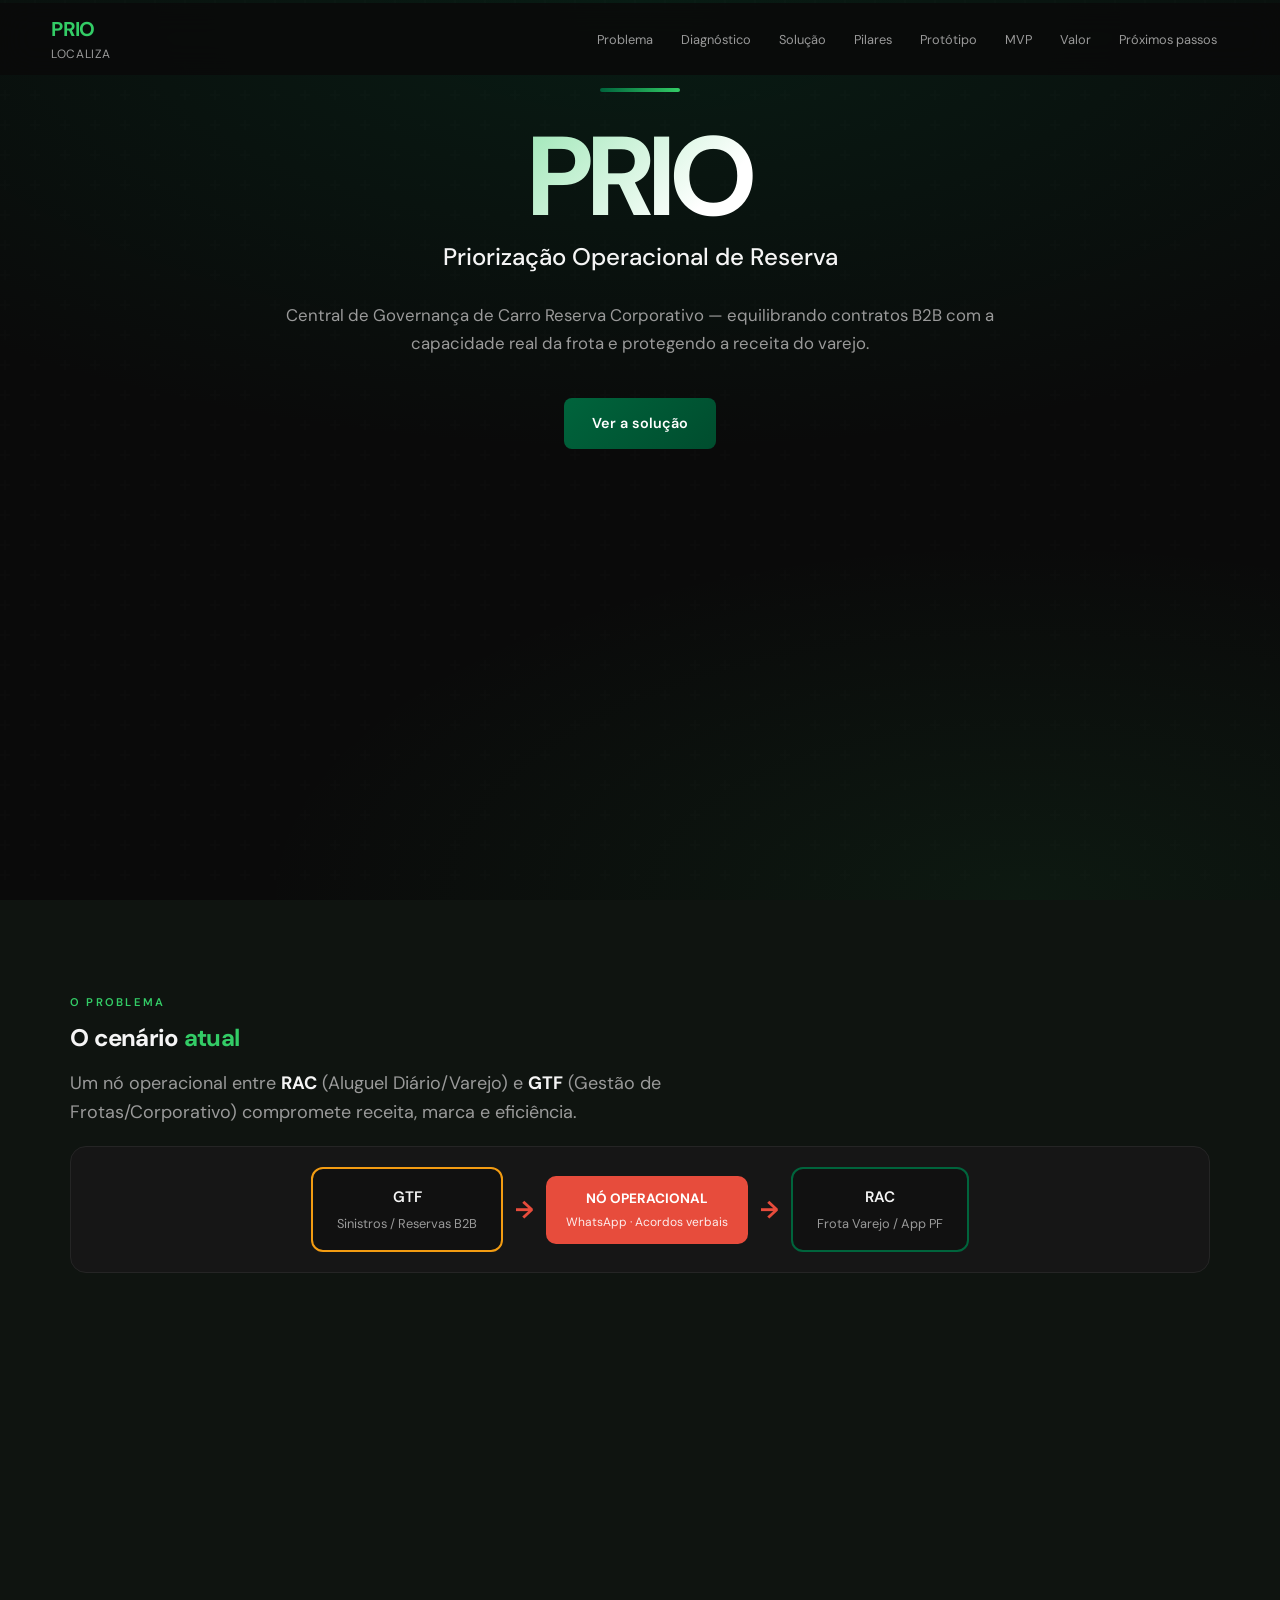
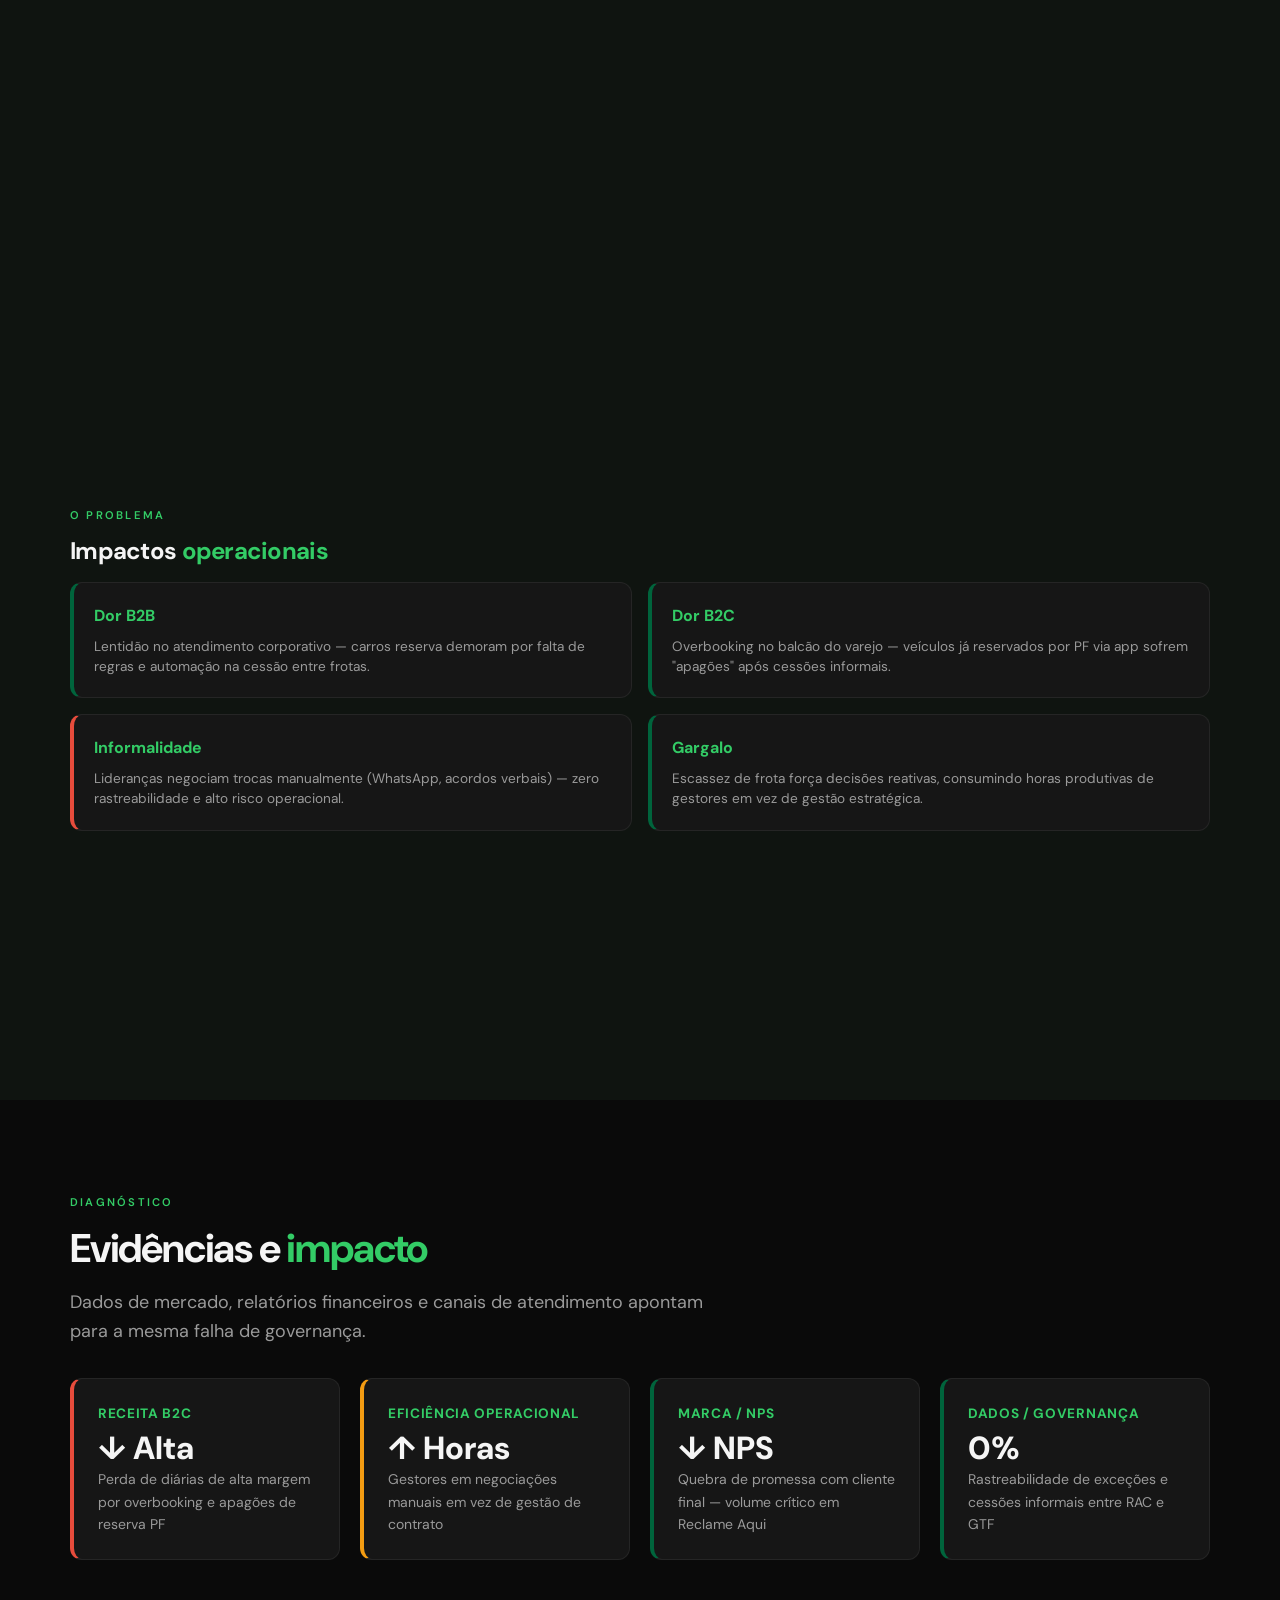
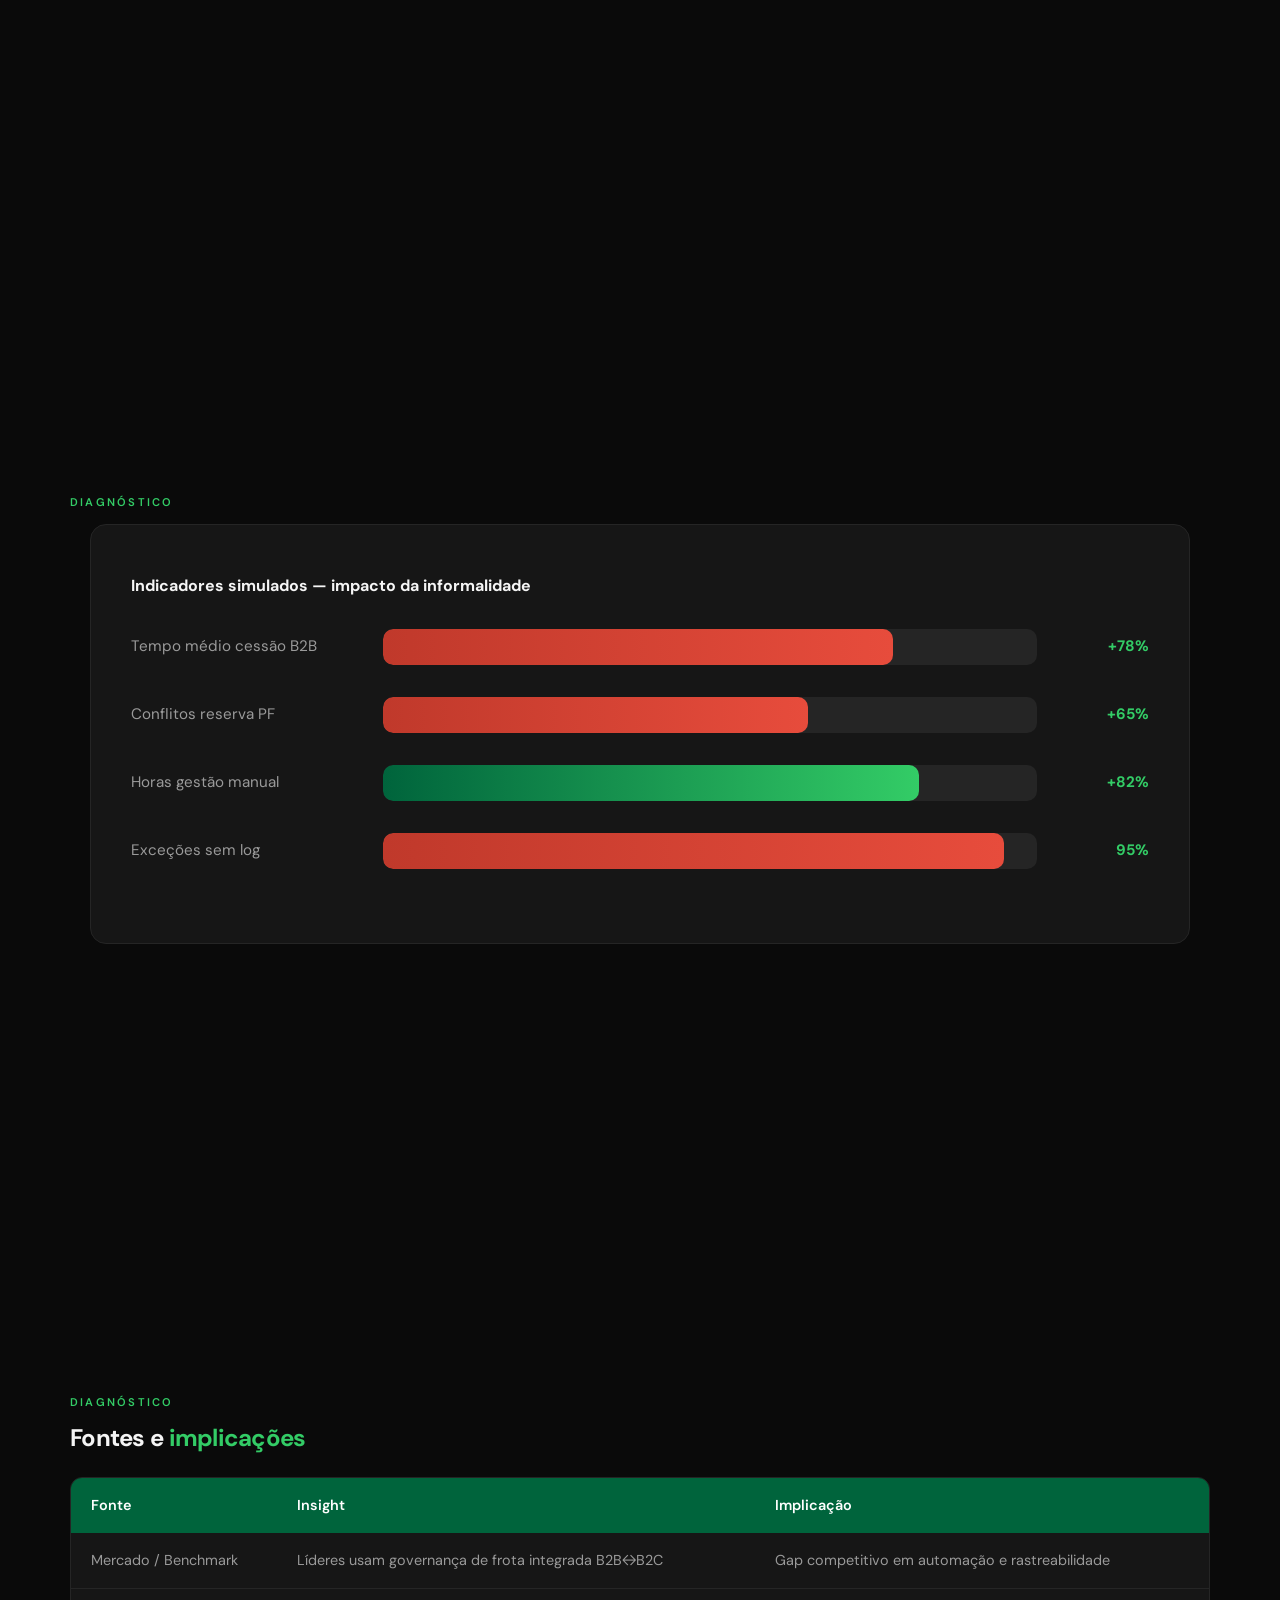
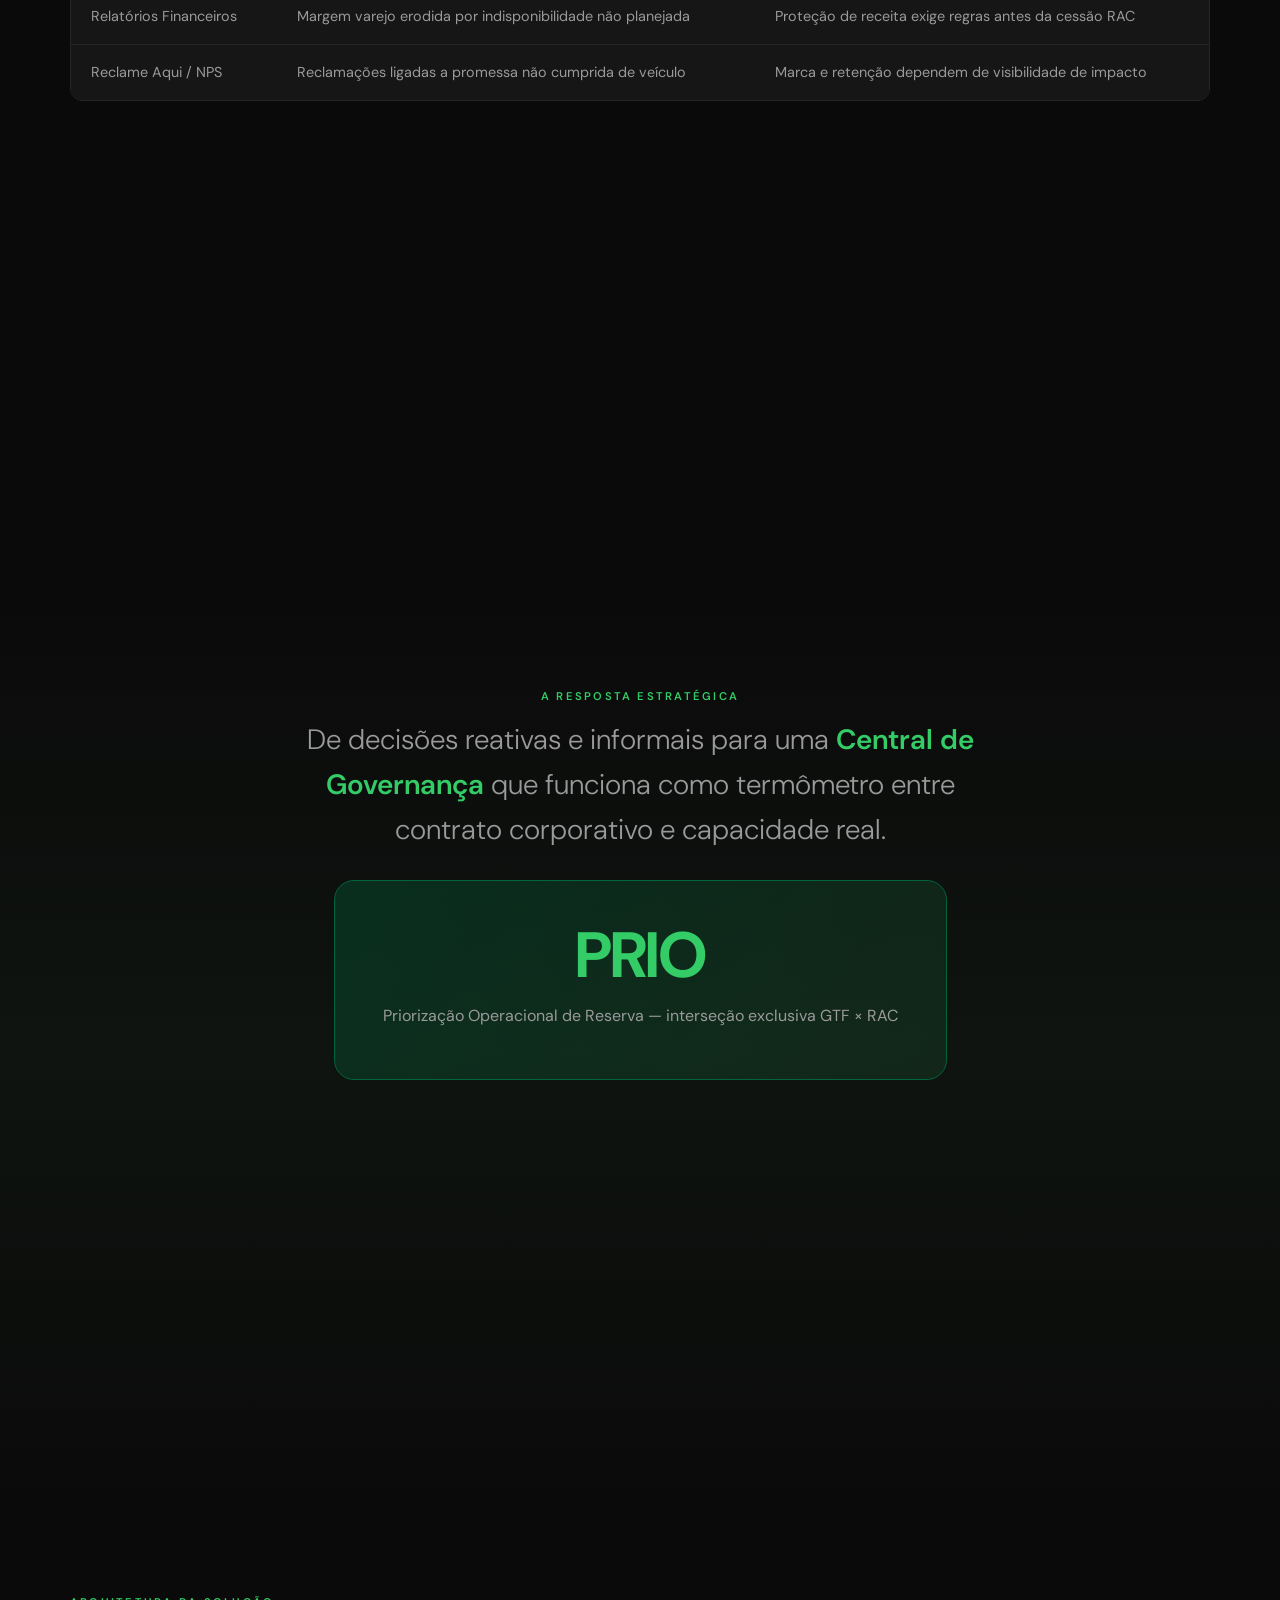
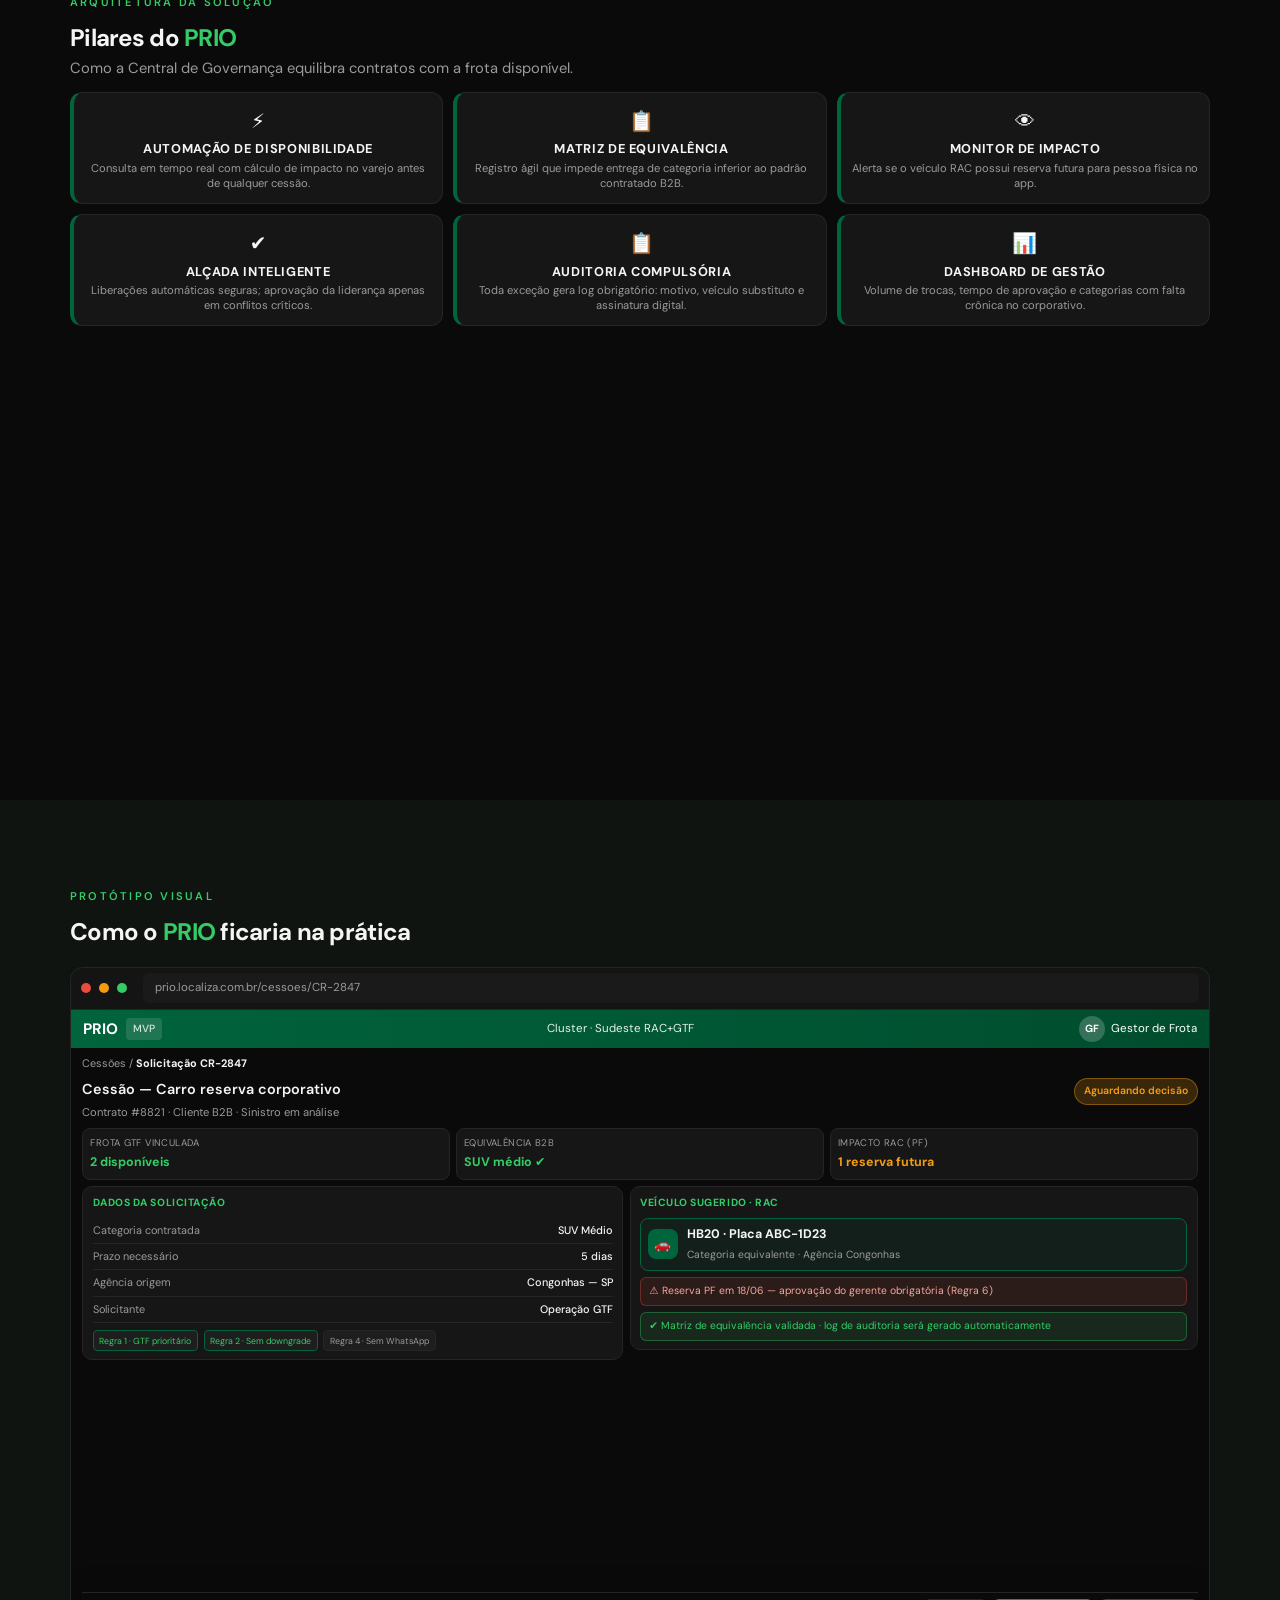
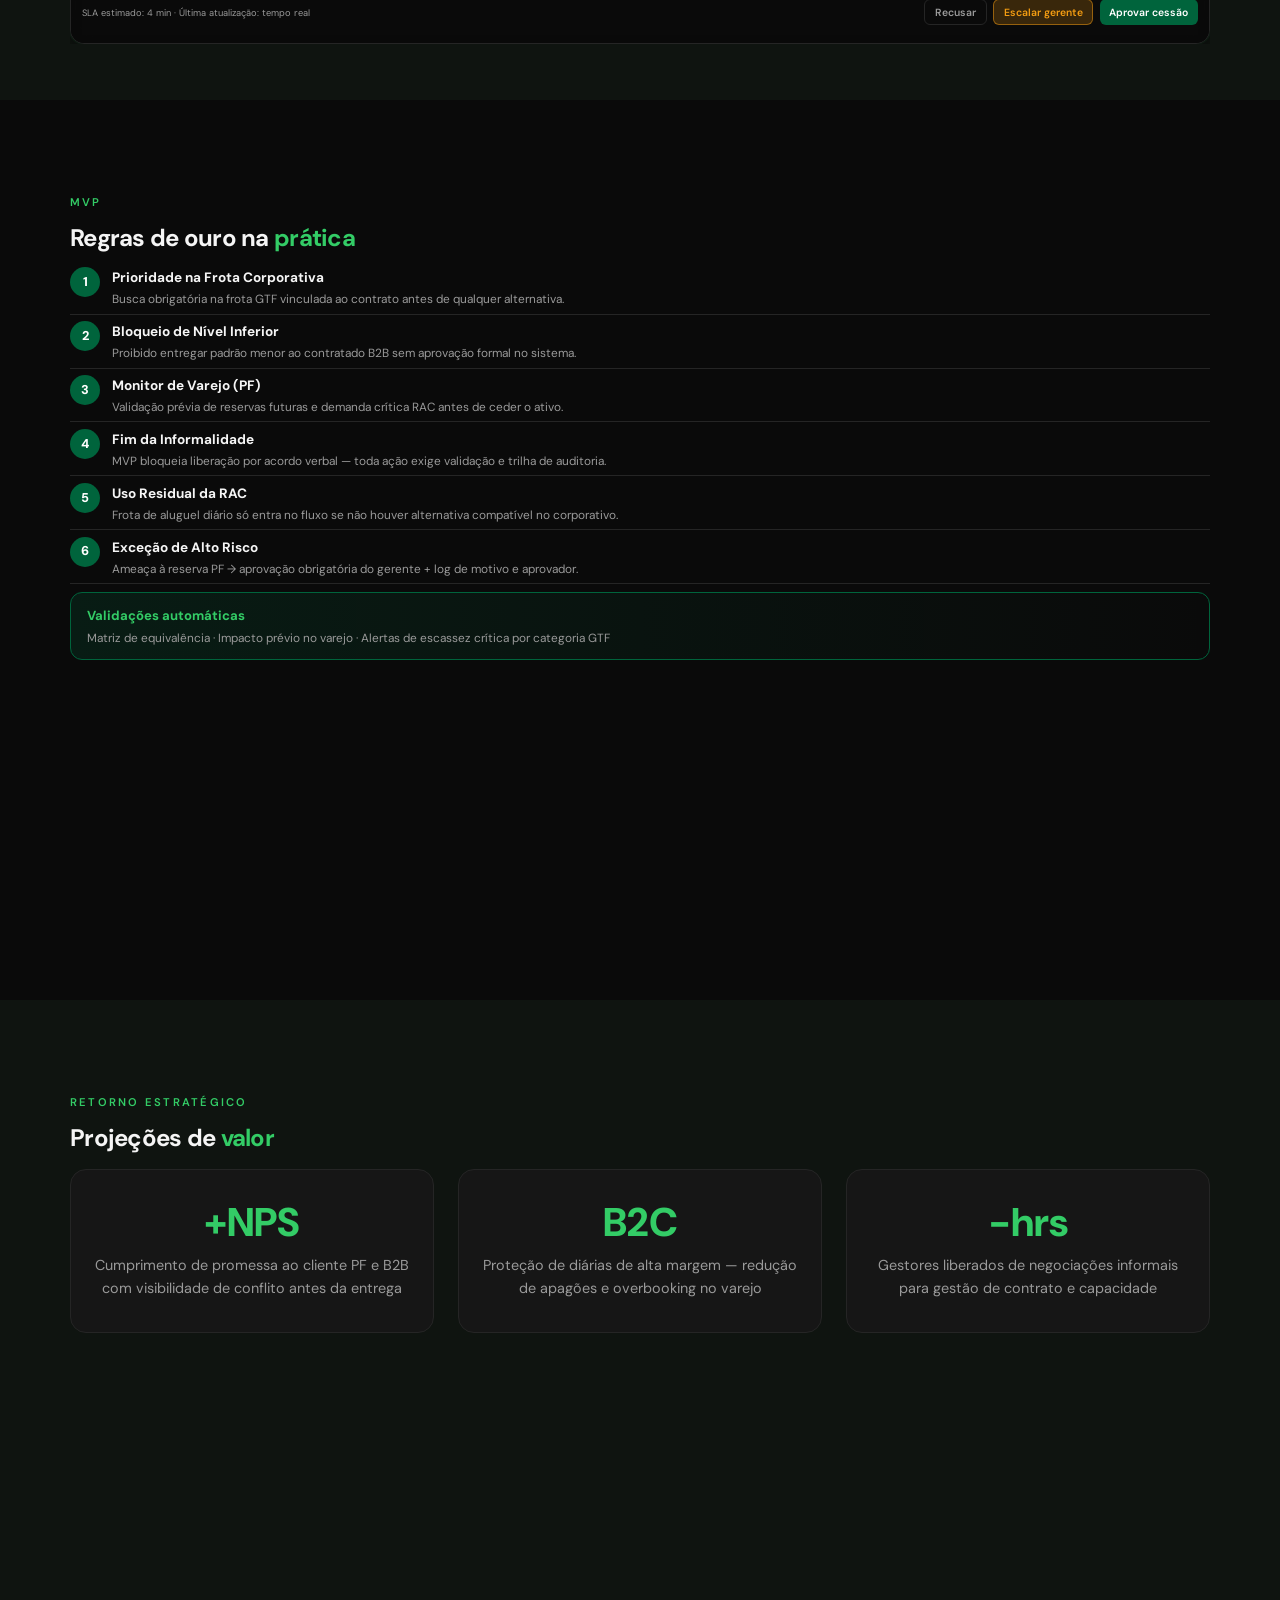
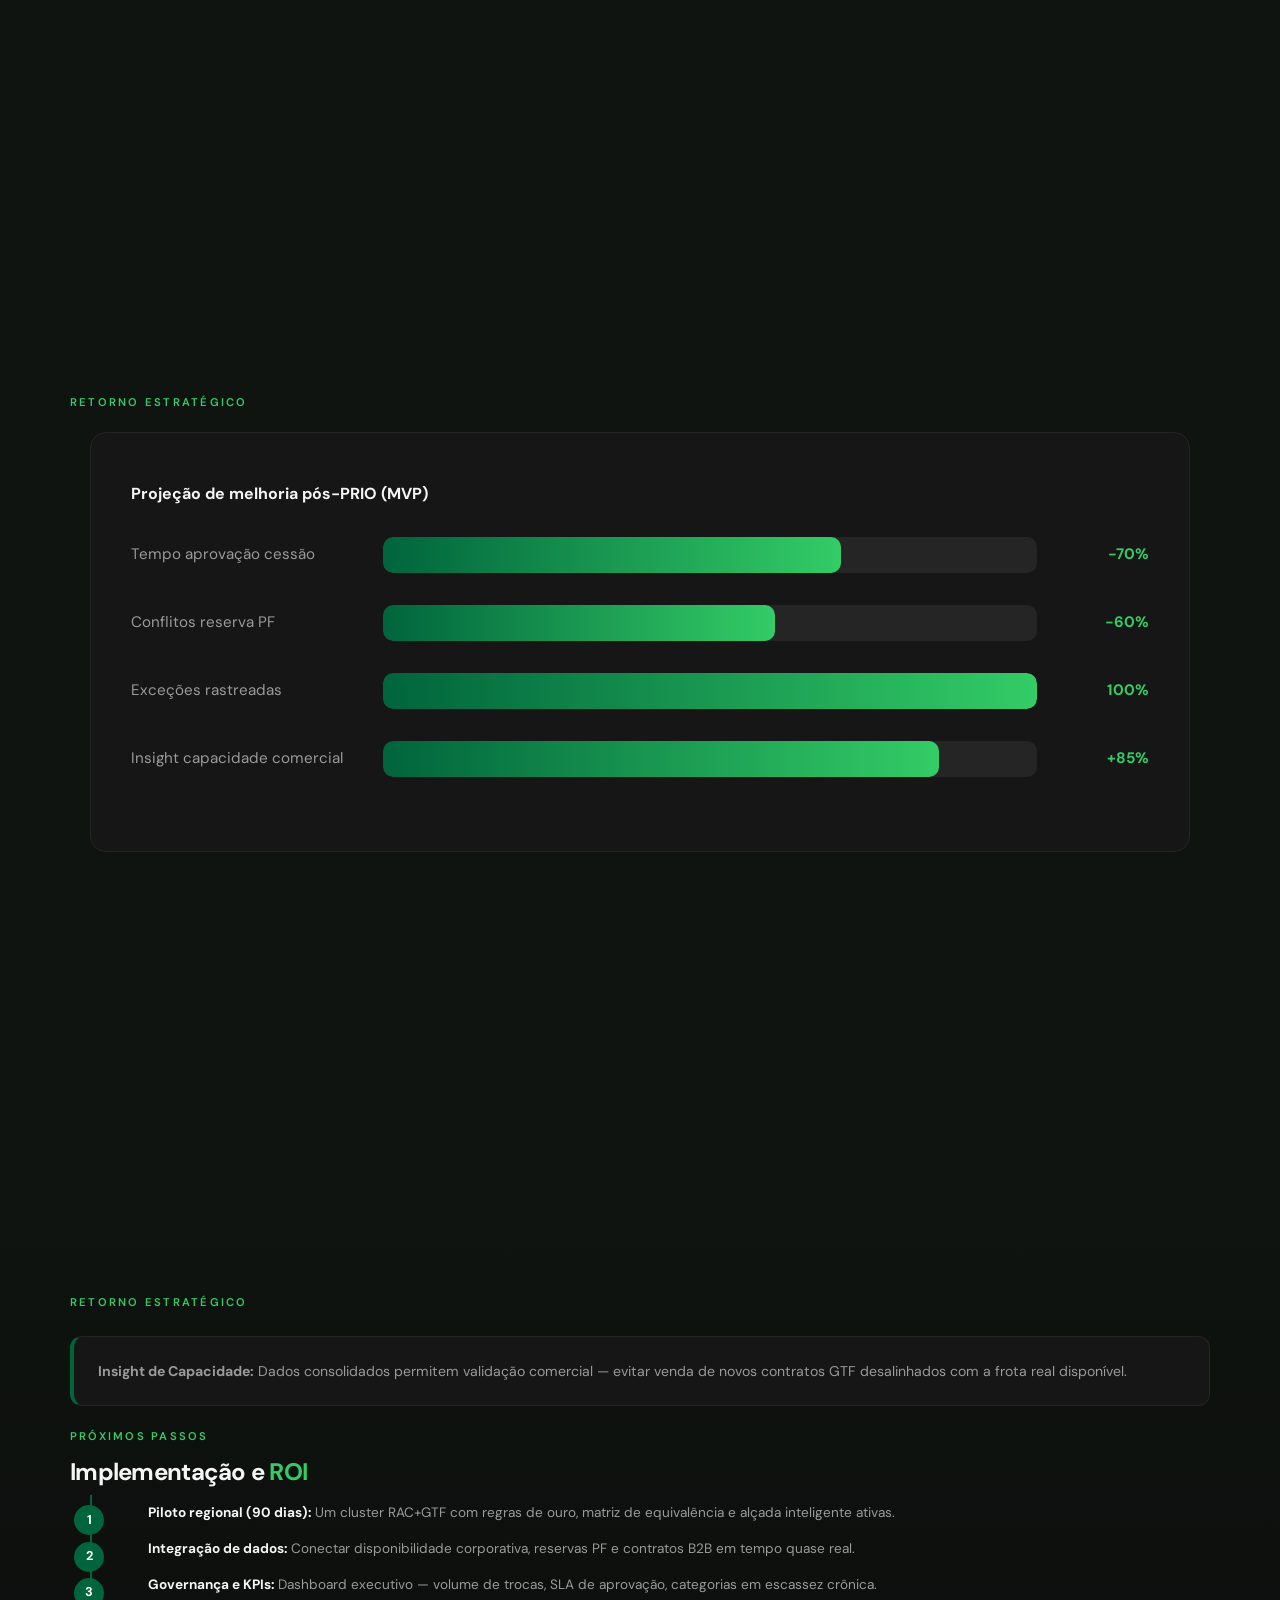
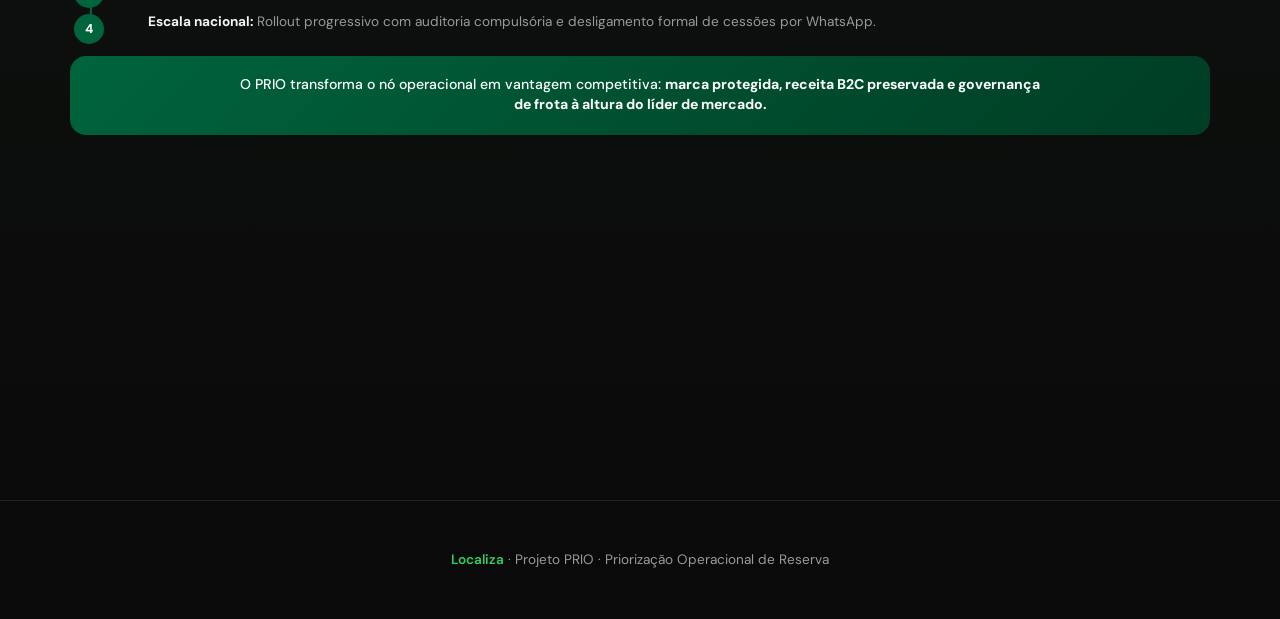
<file: prio-apresentacao.html>
﻿<!DOCTYPE html>
<html lang="pt-BR">
<head>
  <meta charset="utf-8">
  <meta name="viewport" content="width=device-width, initial-scale=1.0, viewport-fit=cover, interactive-widget=resizes-content">
  <title>PRIO — Priorização Operacional de Reserva | Localiza</title>
  <link rel="preconnect" href="https://fonts.googleapis.com">
  <link rel="preconnect" href="https://fonts.gstatic.com" crossorigin>
  <link href="https://fonts.googleapis.com/css2?family=DM+Sans:ital,opsz,wght@0,9..40,400;0,9..40,500;0,9..40,600;0,9..40,700;1,9..40,400&display=swap" rel="stylesheet">
  <link rel="stylesheet" href="css/prio-style.css">
</head>
<body class="deck-mode">

  <div class="scroll-progress" id="scrollProgress" aria-hidden="true"></div>

  <div class="deck-indicator deck-chrome" id="deckIndicator" aria-live="polite">
    <span><strong id="deckCurrent">1</strong> / <span id="deckTotal">8</span></span>
  </div>

  <nav class="deck-dots deck-chrome" id="deckDots" aria-label="Seções da apresentação"></nav>

  <p class="deck-hint deck-chrome" id="deckHint">
    <kbd>↓</kbd> <kbd>→</kbd> próxima · <kbd>↑</kbd> <kbd>←</kbd> anterior · <kbd>Home</kbd> <kbd>End</kbd>
  </p>

  <header class="nav" id="nav">
    <a href="#inicio" class="nav-brand">PRIO<span>Localiza</span></a>
    <button class="nav-toggle" id="navToggle" aria-label="Menu">☰</button>
    <ul class="nav-links" id="navLinks">
      <li><a href="#problema">Problema</a></li>
      <li><a href="#diagnostico">Diagnóstico</a></li>
      <li><a href="#solucao">Solução</a></li>
      <li><a href="#pilares">Pilares</a></li>
      <li><a href="#prototipo">Protótipo</a></li>
      <li><a href="#mvp">MVP</a></li>
      <li><a href="#valor">Valor</a></li>
      <li><a href="#proximos-passos">Próximos passos</a></li>
    </ul>
  </header>

  <main>
    <!-- HERO -->
    <section class="hero deck-page" id="inicio" data-deck-title="Início">
      <div class="hero-content reveal visible">
        <div class="hero-line"></div>
        <h1>PRIO</h1>
        <p class="subtitle">Priorização Operacional de Reserva</p>
        <p class="tagline">
          Central de Governança de Carro Reserva Corporativo — equilibrando contratos B2B com a capacidade real da frota e protegendo a receita do varejo.
        </p>
        <div class="hero-cta">
          <a href="#solucao" class="btn btn-primary">Ver a solução</a>
        </div>
      </div>
    </section>

    <!-- PROBLEMA (2 telas: cenário → dores) -->
    <section class="deck-multi" id="problema">
      <div class="deck-snap deck-snap-compact" id="problema-intro" data-deck-title="Problema" data-nav-section="problema">
        <div class="container">
          <span class="section-label reveal">O Problema</span>
          <h2 class="reveal deck-title-sm">O cenário <span class="accent">atual</span></h2>
          <p class="lead reveal">
            Um nó operacional entre <strong>RAC</strong> (Aluguel Diário/Varejo) e <strong>GTF</strong> (Gestão de Frotas/Corporativo) compromete receita, marca e eficiência.
          </p>

          <div class="flow-diagram reveal">
            <div class="flow-node gtf">GTF<small>Sinistros / Reservas B2B</small></div>
            <span class="flow-arrow">→</span>
            <div class="flow-knot">NÓ OPERACIONAL<small>WhatsApp · Acordos verbais</small></div>
            <span class="flow-arrow">→</span>
            <div class="flow-node">RAC<small>Frota Varejo / App PF</small></div>
          </div>
        </div>
      </div>

      <div class="deck-snap deck-snap-compact" id="problema-dores" data-deck-title="Problema — Dores" data-nav-section="problema">
        <div class="container">
          <span class="section-label reveal">O Problema</span>
          <h2 class="reveal deck-title-sm">Impactos <span class="accent">operacionais</span></h2>

          <div class="pain-grid">
            <article class="pain-card reveal reveal-delay-1">
              <h3>Dor B2B</h3>
              <p>Lentidão no atendimento corporativo — carros reserva demoram por falta de regras e automação na cessão entre frotas.</p>
            </article>
            <article class="pain-card reveal reveal-delay-2">
              <h3>Dor B2C</h3>
              <p>Overbooking no balcão do varejo — veículos já reservados por PF via app sofrem "apagões" após cessões informais.</p>
            </article>
            <article class="pain-card danger reveal reveal-delay-3">
              <h3>Informalidade</h3>
              <p>Lideranças negociam trocas manualmente (WhatsApp, acordos verbais) — zero rastreabilidade e alto risco operacional.</p>
            </article>
            <article class="pain-card reveal reveal-delay-4">
              <h3>Gargalo</h3>
              <p>Escassez de frota força decisões reativas, consumindo horas produtivas de gestores em vez de gestão estratégica.</p>
            </article>
          </div>
        </div>
      </div>
    </section>

    <!-- DIAGNÓSTICO (multi-frame: cards → gráfico → tabela) -->
    <section class="deck-multi" id="diagnostico">
      <div class="deck-snap" id="diagnostico-metricas" data-deck-title="Diagnóstico — Métricas" data-nav-section="diagnostico">
        <div class="container">
          <span class="section-label reveal">Diagnóstico</span>
          <h2 class="reveal">Evidências e <span class="accent">impacto</span></h2>
          <p class="lead reveal" style="margin-bottom: 2rem;">Dados de mercado, relatórios financeiros e canais de atendimento apontam para a mesma falha de governança.</p>

          <div class="card-grid reveal">
            <div class="card danger">
              <h4>Receita B2C</h4>
              <div class="metric">↓ Alta</div>
              <p>Perda de diárias de alta margem por overbooking e apagões de reserva PF</p>
            </div>
            <div class="card warning">
              <h4>Eficiência Operacional</h4>
              <div class="metric">↑ Horas</div>
              <p>Gestores em negociações manuais em vez de gestão de contrato</p>
            </div>
            <div class="card">
              <h4>Marca / NPS</h4>
              <div class="metric">↓ NPS</div>
              <p>Quebra de promessa com cliente final — volume crítico em Reclame Aqui</p>
            </div>
            <div class="card">
              <h4>Dados / Governança</h4>
              <div class="metric">0%</div>
              <p>Rastreabilidade de exceções e cessões informais entre RAC e GTF</p>
            </div>
          </div>
        </div>
      </div>

      <div class="deck-snap deck-snap-chart" id="diagnostico-indicadores" data-deck-title="Indicadores" data-nav-section="diagnostico">
        <div class="container">
          <span class="section-label reveal">Diagnóstico</span>
          <div class="chart-block reveal" style="margin-top: 0;">
            <h3>Indicadores simulados — impacto da informalidade</h3>
            <div class="chart-row" data-width="78">
              <span class="chart-label">Tempo médio cessão B2B</span>
              <div class="chart-bar-wrap"><div class="chart-bar danger"></div></div>
              <span class="chart-value">+78%</span>
            </div>
            <div class="chart-row" data-width="65">
              <span class="chart-label">Conflitos reserva PF</span>
              <div class="chart-bar-wrap"><div class="chart-bar danger"></div></div>
              <span class="chart-value">+65%</span>
            </div>
            <div class="chart-row" data-width="82">
              <span class="chart-label">Horas gestão manual</span>
              <div class="chart-bar-wrap"><div class="chart-bar"></div></div>
              <span class="chart-value">+82%</span>
            </div>
            <div class="chart-row" data-width="95">
              <span class="chart-label">Exceções sem log</span>
              <div class="chart-bar-wrap"><div class="chart-bar danger"></div></div>
              <span class="chart-value">95%</span>
            </div>
          </div>
        </div>
      </div>

      <div class="deck-snap" id="diagnostico-fontes" data-deck-title="Fontes" data-nav-section="diagnostico">
        <div class="container">
          <span class="section-label reveal">Diagnóstico</span>
          <h2 class="reveal" style="font-size: 1.5rem; margin-bottom: 1.5rem;">Fontes e <span class="accent">implicações</span></h2>
          <div class="table-wrap reveal" style="margin-top: 0;">
            <table class="data-table">
              <thead>
                <tr>
                  <th>Fonte</th>
                  <th>Insight</th>
                  <th>Implicação</th>
                </tr>
              </thead>
              <tbody>
                <tr>
                  <td>Mercado / Benchmark</td>
                  <td>Líderes usam governança de frota integrada B2B↔B2C</td>
                  <td>Gap competitivo em automação e rastreabilidade</td>
                </tr>
                <tr>
                  <td>Relatórios Financeiros</td>
                  <td>Margem varejo erodida por indisponibilidade não planejada</td>
                  <td>Proteção de receita exige regras antes da cessão RAC</td>
                </tr>
                <tr>
                  <td>Reclame Aqui / NPS</td>
                  <td>Reclamações ligadas a promessa não cumprida de veículo</td>
                  <td>Marca e retenção dependem de visibilidade de impacto</td>
                </tr>
              </tbody>
            </table>
          </div>
        </div>
      </div>
    </section>

    <!-- SOLUÇÃO (resposta estratégica + destaque PRIO) -->
    <section class="solution-banner deck-page" id="solucao" data-deck-title="Solução" data-nav-section="solucao">
      <span class="section-label reveal">A Resposta Estratégica</span>
      <p class="quote reveal">
        De decisões reativas e informais para uma <strong>Central de Governança</strong> que funciona como termômetro entre contrato corporativo e capacidade real.
      </p>
      <div class="highlight-box reveal reveal-delay-1">
        <h2>PRIO</h2>
        <p>Priorização Operacional de Reserva — interseção exclusiva GTF × RAC</p>
      </div>
    </section>

    <!-- PILARES (6 pilares em uma tela) -->
    <section class="deck-page" id="pilares" data-deck-title="Pilares PRIO" data-nav-section="pilares">
      <div class="container">
        <span class="section-label reveal">Arquitetura da Solução</span>
        <h2 class="reveal deck-title-sm">Pilares do <span class="accent">PRIO</span></h2>
        <p class="lead reveal">Como a Central de Governança equilibra contratos com a frota disponível.</p>

        <div class="pillar-grid pillar-grid-6">
          <article class="card pillar-card reveal">
            <div class="icon">⚡</div>
            <h4>Automação de Disponibilidade</h4>
            <p>Consulta em tempo real com cálculo de impacto no varejo antes de qualquer cessão.</p>
          </article>
          <article class="card pillar-card reveal reveal-delay-1">
            <div class="icon">📋</div>
            <h4>Matriz de Equivalência</h4>
            <p>Registro ágil que impede entrega de categoria inferior ao padrão contratado B2B.</p>
          </article>
          <article class="card pillar-card reveal reveal-delay-2">
            <div class="icon">👁</div>
            <h4>Monitor de Impacto</h4>
            <p>Alerta se o veículo RAC possui reserva futura para pessoa física no app.</p>
          </article>
          <article class="card pillar-card reveal reveal-delay-3">
            <div class="icon">✔</div>
            <h4>Alçada Inteligente</h4>
            <p>Liberações automáticas seguras; aprovação da liderança apenas em conflitos críticos.</p>
          </article>
          <article class="card pillar-card reveal reveal-delay-4">
            <div class="icon">📋</div>
            <h4>Auditoria Compulsória</h4>
            <p>Toda exceção gera log obrigatório: motivo, veículo substituto e assinatura digital.</p>
          </article>
          <article class="card pillar-card reveal">
            <div class="icon">📊</div>
            <h4>Dashboard de Gestão</h4>
            <p>Volume de trocas, tempo de aprovação e categorias com falta crônica no corporativo.</p>
          </article>
        </div>
      </div>
    </section>

    <!-- PROTÓTIPO VISUAL -->
    <section class="deck-page" id="prototipo" data-deck-title="Protótipo" data-nav-section="prototipo">
      <div class="container proto-wrap">
        <span class="section-label reveal">Protótipo Visual</span>
        <h2 class="reveal deck-title-sm">Como o <span class="accent">PRIO</span> ficaria na prática</h2>
        <p class="lead reveal proto-lead">Wireframe de alta fidelidade — fluxo de cessão GTF com validação de impacto no varejo (RAC).</p>

        <div class="proto-scale-wrap reveal reveal-delay-1">
        <div class="proto-app" role="img" aria-label="Protótipo da interface PRIO para cessão de veículo">
          <div class="proto-chrome">
            <span class="proto-dot"></span>
            <span class="proto-dot"></span>
            <span class="proto-dot"></span>
            <span class="proto-url">prio.localiza.com.br/cessoes/CR-2847</span>
          </div>
          <div class="proto-topbar">
            <div class="proto-brand">PRIO <span>MVP</span></div>
            <span class="proto-cluster">Cluster · Sudeste RAC+GTF</span>
            <div class="proto-user">
              <span class="proto-avatar">GF</span>
              Gestor de Frota
            </div>
          </div>
          <div class="proto-layout">
            <nav class="proto-sidebar" aria-hidden="true">
              <div class="proto-nav-item">Dashboard</div>
              <div class="proto-nav-item active">Cessões</div>
              <div class="proto-nav-item">Frota GTF</div>
              <div class="proto-nav-item">Impacto RAC</div>
              <div class="proto-nav-item">Auditoria</div>
              <div class="proto-nav-item">Relatórios</div>
            </nav>
            <div class="proto-main">
              <p class="proto-breadcrumb">Cessões / <strong>Solicitação CR-2847</strong></p>
              <div class="proto-request-head">
                <div>
                  <h3>Cessão — Carro reserva corporativo</h3>
                  <p>Contrato #8821 · Cliente B2B · Sinistro em análise</p>
                </div>
                <span class="proto-status pending">Aguardando decisão</span>
              </div>

              <div class="proto-stats">
                <div class="proto-stat">
                  <label>Frota GTF vinculada</label>
                  <strong class="ok">2 disponíveis</strong>
                </div>
                <div class="proto-stat">
                  <label>Equivalência B2B</label>
                  <strong class="ok">SUV médio ✔</strong>
                </div>
                <div class="proto-stat">
                  <label>Impacto RAC (PF)</label>
                  <strong class="warn">1 reserva futura</strong>
                </div>
              </div>

              <div class="proto-grid">
                <div class="proto-panel">
                  <h4>Dados da solicitação</h4>
                  <div class="proto-field"><span>Categoria contratada</span><span>SUV Médio</span></div>
                  <div class="proto-field"><span>Prazo necessário</span><span>5 dias</span></div>
                  <div class="proto-field"><span>Agência origem</span><span>Congonhas — SP</span></div>
                  <div class="proto-field"><span>Solicitante</span><span>Operação GTF</span></div>
                  <div class="proto-rules">
                    <span class="proto-tag pass">Regra 1 · GTF prioritário</span>
                    <span class="proto-tag pass">Regra 2 · Sem downgrade</span>
                    <span class="proto-tag">Regra 4 · Sem WhatsApp</span>
                  </div>
                </div>
                <div class="proto-panel">
                  <h4>Veículo sugerido · RAC</h4>
                  <div class="proto-vehicle">
                    <div class="proto-vehicle-icon">🚗</div>
                    <div>
                      <strong>HB20 · Placa ABC-1D23</strong>
                      <small>Categoria equivalente · Agência Congonhas</small>
                    </div>
                  </div>
                  <div class="proto-impact risk">
                    ⚠ Reserva PF em 18/06 — aprovação do gerente obrigatória (Regra 6)
                  </div>
                  <div class="proto-impact safe">
                    ✔ Matriz de equivalência validada · log de auditoria será gerado automaticamente
                  </div>
                </div>
              </div>

              <div class="proto-footer">
                <span class="proto-footer-note">SLA estimado: 4 min · Última atualização: tempo real</span>
                <div class="proto-actions">
                  <button type="button" class="proto-btn proto-btn-ghost">Recusar</button>
                  <button type="button" class="proto-btn proto-btn-warn">Escalar gerente</button>
                  <button type="button" class="proto-btn proto-btn-primary">Aprovar cessão</button>
                </div>
              </div>
            </div>
          </div>
        </div>
        </div>
        <p class="proto-caption reveal">Ilustração conceitual para apresentação · não representa sistema em produção</p>
      </div>
    </section>

    <!-- MVP (6 regras + validações em uma tela) -->
    <section class="deck-page" id="mvp" data-deck-title="MVP — Regras" data-nav-section="mvp">
      <div class="container">
        <span class="section-label reveal">MVP</span>
        <h2 class="reveal deck-title-sm">Regras de ouro na <span class="accent">prática</span></h2>

        <div class="rule-item reveal">
          <span class="rule-num">1</span>
          <div class="rule-content">
            <h4>Prioridade na Frota Corporativa</h4>
            <p>Busca obrigatória na frota GTF vinculada ao contrato antes de qualquer alternativa.</p>
          </div>
        </div>
        <div class="rule-item reveal reveal-delay-1">
          <span class="rule-num">2</span>
          <div class="rule-content">
            <h4>Bloqueio de Nível Inferior</h4>
            <p>Proibido entregar padrão menor ao contratado B2B sem aprovação formal no sistema.</p>
          </div>
        </div>
        <div class="rule-item reveal reveal-delay-2">
          <span class="rule-num">3</span>
          <div class="rule-content">
            <h4>Monitor de Varejo (PF)</h4>
            <p>Validação prévia de reservas futuras e demanda crítica RAC antes de ceder o ativo.</p>
          </div>
        </div>
        <div class="rule-item reveal reveal-delay-3">
          <span class="rule-num">4</span>
          <div class="rule-content">
            <h4>Fim da Informalidade</h4>
            <p>MVP bloqueia liberação por acordo verbal — toda ação exige validação e trilha de auditoria.</p>
          </div>
        </div>
        <div class="rule-item reveal reveal-delay-4">
          <span class="rule-num">5</span>
          <div class="rule-content">
            <h4>Uso Residual da RAC</h4>
            <p>Frota de aluguel diário só entra no fluxo se não houver alternativa compatível no corporativo.</p>
          </div>
        </div>
        <div class="rule-item reveal">
          <span class="rule-num">6</span>
          <div class="rule-content">
            <h4>Exceção de Alto Risco</h4>
            <p>Ameaça à reserva PF → aprovação obrigatória do gerente + log de motivo e aprovador.</p>
          </div>
        </div>
        <div class="validation-card reveal reveal-delay-1">
          <h4>Validações automáticas</h4>
          <p>Matriz de equivalência · Impacto prévio no varejo · Alertas de escassez crítica por categoria GTF</p>
        </div>
      </div>
    </section>

    <!-- VALOR (2 telas: KPIs → gráfico) -->
    <section class="deck-multi" id="valor">
      <div class="deck-snap deck-snap-compact" id="valor-kpis" data-deck-title="Valor — KPIs" data-nav-section="valor">
        <div class="container">
          <span class="section-label reveal">Retorno Estratégico</span>
          <h2 class="reveal deck-title-sm">Projeções de <span class="accent">valor</span></h2>

          <div class="kpi-row" style="margin-top: 0;">
            <div class="kpi-box reveal">
              <div class="kpi-value">+NPS</div>
              <p class="kpi-desc">Cumprimento de promessa ao cliente PF e B2B com visibilidade de conflito antes da entrega</p>
            </div>
            <div class="kpi-box reveal reveal-delay-1">
              <div class="kpi-value">B2C</div>
              <p class="kpi-desc">Proteção de diárias de alta margem — redução de apagões e overbooking no varejo</p>
            </div>
            <div class="kpi-box reveal reveal-delay-2">
              <div class="kpi-value">−hrs</div>
              <p class="kpi-desc">Gestores liberados de negociações informais para gestão de contrato e capacidade</p>
            </div>
          </div>
        </div>
      </div>

      <div class="deck-snap deck-snap-compact" id="valor-grafico" data-deck-title="Valor — Gráfico" data-nav-section="valor">
        <div class="container">
          <span class="section-label reveal">Retorno Estratégico</span>
          <div class="chart-block reveal" style="margin-top: 0.5rem;">
            <h3>Projeção de melhoria pós-PRIO (MVP)</h3>
            <div class="chart-row" data-width="70">
              <span class="chart-label">Tempo aprovação cessão</span>
              <div class="chart-bar-wrap"><div class="chart-bar"></div></div>
              <span class="chart-value">−70%</span>
            </div>
            <div class="chart-row" data-width="60">
              <span class="chart-label">Conflitos reserva PF</span>
              <div class="chart-bar-wrap"><div class="chart-bar"></div></div>
              <span class="chart-value">−60%</span>
            </div>
            <div class="chart-row" data-width="100">
              <span class="chart-label">Exceções rastreadas</span>
              <div class="chart-bar-wrap"><div class="chart-bar"></div></div>
              <span class="chart-value">100%</span>
            </div>
            <div class="chart-row" data-width="85">
              <span class="chart-label">Insight capacidade comercial</span>
              <div class="chart-bar-wrap"><div class="chart-bar"></div></div>
              <span class="chart-value">+85%</span>
            </div>
          </div>
        </div>
      </div>

    </section>

    <!-- CTA (insight + passos + mensagem final) -->
    <section class="cta-section deck-page" id="proximos-passos" data-deck-title="Próximos passos" data-nav-section="proximos-passos">
      <div class="container deck-fechamento">
        <span class="section-label reveal">Retorno Estratégico</span>
        <div class="card reveal fechamento-insight">
          <p><strong>Insight de Capacidade:</strong> Dados consolidados permitem validação comercial — evitar venda de novos contratos GTF desalinhados com a frota real disponível.</p>
        </div>

        <span class="section-label reveal">Próximos Passos</span>
        <h2 class="reveal deck-title-sm">Implementação e <span class="accent">ROI</span></h2>

        <ol class="cta-steps">
          <li class="reveal"><strong>Piloto regional (90 dias):</strong> Um cluster RAC+GTF com regras de ouro, matriz de equivalência e alçada inteligente ativas.</li>
          <li class="reveal reveal-delay-1"><strong>Integração de dados:</strong> Conectar disponibilidade corporativa, reservas PF e contratos B2B em tempo quase real.</li>
          <li class="reveal reveal-delay-2"><strong>Governança e KPIs:</strong> Dashboard executivo — volume de trocas, SLA de aprovação, categorias em escassez crônica.</li>
          <li class="reveal reveal-delay-3"><strong>Escala nacional:</strong> Rollout progressivo com auditoria compulsória e desligamento formal de cessões por WhatsApp.</li>
        </ol>

        <div class="cta-banner reveal reveal-delay-4">
          <p>O PRIO transforma o nó operacional em vantagem competitiva: <strong>marca protegida, receita B2C preservada e governança de frota à altura do líder de mercado.</strong></p>
        </div>
      </div>
    </section>
  </main>

  <footer>
    <p><span class="brand">Localiza</span> · Projeto PRIO · Priorização Operacional de Reserva</p>
  </footer>

  <script src="js/prio-deck.js"></script>
</body>
</html>
</file>
<file: css/prio-style.css>
﻿:root {
  --green: #00643c;
  --green-light: #33cc66;
  --green-glow: rgba(51, 204, 102, 0.25);
  --bg: #0a0a0a;
  --bg-elevated: #111111;
  --bg-section: #0f1410;
  --card: #161616;
  --border: #252525;
  --text: #f5f5f5;
  --muted: #9a9a9a;
  --danger: #e74c3c;
  --warning: #f39c12;
  --nav-h: 72px;
  /* Viewport: dvh/dvw dinamico; svh evita corte com barra do navegador */
  --vh-full: 100vh;
  --vh-safe: 100vh;
  --vw-full: 100vw;
  --pad-inline: max(calc(4 * var(--vw-full) / 100), 1.5rem);
  --container: min(1140px, calc(92 * var(--vw-full) / 100));
  --deck-indicator-reserve: 3.25rem;
  --deck-pad-bottom: max(
    3.5rem,
    calc(var(--deck-indicator-reserve) + env(safe-area-inset-bottom, 0px))
  );
  --deck-pad-top: calc(var(--nav-h) + max(1rem, env(safe-area-inset-top, 0px)));
  /* Chart typography variables */
  --chart-font-size: 0.95rem;
  --chart-h3-font-size: 1rem;
  --chart-footnote-font-size: 0.78rem;
}

@supports (height: 100dvh) {
  :root {
    --vh-full: 100dvh;
    --vw-full: 100dvw;
  }
}

@supports (height: 100svh) {
  :root {
    --vh-safe: 100svh;
  }
}

*, *::before, *::after { box-sizing: border-box; margin: 0; padding: 0; }

html {
  scroll-behavior: smooth;
  scroll-padding-top: var(--nav-h);
}

html.deck-navigating {
  scroll-behavior: auto;
}

body {
  font-family: 'DM Sans', system-ui, sans-serif;
  background: var(--bg);
  color: var(--text);
  line-height: 1.6;
  overflow-x: hidden;
}

/* Presentation / deck mode */
html:has(body.deck-mode) {
  scroll-snap-type: y proximity;
}

/* Single-screen slides */
body.deck-mode main > section.deck-page:not(.deck-multi) {
  scroll-snap-align: start;
  scroll-snap-stop: always;
  min-height: var(--vh-safe);
  height: auto;
  overflow: visible;
  display: flex;
  flex-direction: column;
  justify-content: flex-start;
  align-items: center;
  box-sizing: border-box;
  padding: var(--deck-pad-top) var(--pad-inline) var(--deck-pad-bottom);
}

body.deck-mode .hero {
  min-height: var(--vh-safe);
  height: var(--vh-safe);
  justify-content: center;
  align-items: center;
  /* Padding vertical simetrico => conteudo centralizado de verdade em qualquer tela */
  padding-top: var(--deck-pad-bottom);
  padding-bottom: var(--deck-pad-bottom);
}

body.deck-mode .scroll-hint {
  display: none;
}

body.deck-mode #problema-dores {
  justify-content: center;
}

body.deck-mode #problema-dores .pain-grid {
  margin-top: 0;
  grid-template-columns: repeat(2, 1fr);
  gap: 1rem;
}

body.deck-mode #problema-dores .pain-card {
  padding: 1.25rem;
}

body.deck-mode #problema-dores .pain-card p {
  font-size: 0.85rem;
  line-height: 1.5;
}

body.deck-mode #problema-intro .flow-diagram {
  margin: 1.25rem 0 0;
  padding: 1.25rem;
}

body.deck-mode #problema-intro .lead {
  margin-bottom: 0;
}

body.deck-mode section.deck-page .container {
  width: var(--container);
  margin: 0 auto;
}

/* Multi-frame sections (tall content split into snap steps) */
body.deck-mode section.deck-multi {
  min-height: auto;
  padding: 0;
  scroll-snap-align: none;
  display: block;
  overflow: visible;
}

body.deck-mode .deck-snap {
  scroll-snap-align: start;
  scroll-snap-stop: always;
  min-height: var(--vh-safe);
  height: auto;
  overflow: visible;
  display: flex;
  flex-direction: column;
  justify-content: flex-start;
  align-items: center;
  box-sizing: border-box;
  padding: var(--deck-pad-top) var(--pad-inline) var(--deck-pad-bottom);
  width: 100%;
}

body.deck-mode .deck-snap-centered {
  justify-content: center;
  padding-top: calc(var(--nav-h) + 2.5rem);
  padding-bottom: var(--deck-pad-bottom);
}

body.deck-mode .deck-snap-compact {
  justify-content: flex-start;
  padding-top: calc(var(--nav-h) + 1rem);
  padding-bottom: var(--deck-pad-bottom);
}

body.deck-mode .deck-snap-compact h2 {
  margin-bottom: 1rem;
}

body.deck-mode .deck-snap-compact .lead {
  margin-bottom: 1.25rem;
}

body.deck-mode .deck-snap-compact .cta-steps {
  margin: 0.5rem 0 0;
}

body.deck-mode .deck-snap-compact .cta-steps li {
  padding: 0.75rem 0 0.75rem 4rem;
}

body.deck-mode .deck-snap-compact .rule-item {
  padding: 0.65rem 0;
}

body.deck-mode #mvp.deck-page {
  padding-top: calc(var(--nav-h) + 1rem);
  padding-bottom: var(--deck-pad-bottom);
}

body.deck-mode #mvp .deck-title-sm {
  margin-bottom: 0.5rem;
}

body.deck-mode #mvp .rule-item {
  padding: 0.4rem 0;
  gap: 0.75rem;
}

body.deck-mode #mvp .rule-num {
  width: 30px;
  height: 30px;
  font-size: 0.8rem;
}

body.deck-mode #mvp .rule-content h4 {
  font-size: 0.85rem;
  margin-bottom: 0.15rem;
}

body.deck-mode #mvp .rule-content p {
  font-size: 0.74rem;
  line-height: 1.35;
}

body.deck-mode #mvp .validation-card {
  margin-top: 0.5rem;
  padding: 0.75rem 1rem;
}

body.deck-mode #mvp .validation-card h4 {
  font-size: 0.82rem;
  margin-bottom: 0.25rem;
}

body.deck-mode #mvp .validation-card p {
  font-size: 0.74rem;
  line-height: 1.4;
}

body.deck-mode .deck-fechamento .fechamento-insight {
  margin-top: 0.75rem;
  margin-bottom: 1rem;
}

body.deck-mode .deck-fechamento .fechamento-insight p {
  font-size: 0.88rem;
  line-height: 1.45;
}

body.deck-mode .deck-fechamento .section-label + .section-label {
  margin-top: 0.25rem;
}

body.deck-mode .deck-fechamento .cta-steps {
  margin: 0.25rem 0 0;
}

body.deck-mode .deck-fechamento .cta-steps li {
  padding: 0.45rem 0 0.45rem 3.5rem;
  font-size: 0.85rem;
}

body.deck-mode .deck-fechamento .cta-steps li::before {
  width: 30px;
  height: 30px;
  font-size: 0.8rem;
  left: -1.1rem;
  top: 0.65rem;
}

body.deck-mode .deck-fechamento .deck-title-sm {
  margin-bottom: 0.5rem;
}

body.deck-mode #proximos-passos.deck-page {
  padding-top: calc(var(--nav-h) + 1rem);
  padding-bottom: var(--deck-pad-bottom);
}

body.deck-mode .deck-fechamento .cta-banner {
  margin-top: 1rem;
  padding: 1.15rem 1.35rem;
  max-width: 100%;
}

body.deck-mode .deck-fechamento .cta-banner p {
  font-size: 0.88rem;
  line-height: 1.45;
}

.deck-title-sm {
  font-size: clamp(1.25rem, calc(3 * var(--vw-full) / 100), 1.5rem);
  margin-bottom: 1.25rem;
}

body.deck-mode .deck-snap .container {
  width: var(--container);
  margin: 0 auto;
  flex-shrink: 0;
}

body.deck-mode section.solution-banner {
  text-align: center;
  justify-content: center;
  min-height: var(--vh-safe);
  padding: var(--deck-pad-top) var(--pad-inline) var(--deck-pad-bottom);
  box-sizing: border-box;
  background:
    linear-gradient(180deg, var(--bg) 0%, var(--bg-section) 50%, var(--bg) 100%),
    radial-gradient(ellipse 70% 60% at 50% 50%, rgba(0, 100, 60, 0.25), transparent);
}

body.deck-mode section.solution-banner .quote {
  margin-bottom: 1.75rem;
}

body.deck-mode section.solution-banner .highlight-box {
  margin-top: 0;
  overflow: visible;
}

body.deck-mode footer {
  scroll-snap-align: end;
}

/* Progress bar */
.scroll-progress {
  position: fixed;
  top: 0;
  left: 0;
  height: 3px;
  background: linear-gradient(90deg, var(--green), var(--green-light));
  width: 0%;
  z-index: 200;
  transition: width 0.1s linear;
}

/* Nav */
.nav {
  position: fixed;
  top: 3px;
  left: 0;
  right: 0;
  height: var(--nav-h);
  z-index: 100;
  display: flex;
  align-items: center;
  justify-content: space-between;
  padding: 0 var(--pad-inline);
  background: rgba(10, 10, 10, 0.85);
  backdrop-filter: blur(16px);
  border-bottom: 1px solid transparent;
  transition: border-color 0.3s, background 0.3s;
}

.nav.scrolled { border-bottom-color: var(--border); }

.nav-brand {
  font-weight: 700;
  font-size: 1.25rem;
  color: var(--green-light);
  text-decoration: none;
  letter-spacing: -0.03em;
}

.nav-brand span { color: var(--muted); font-weight: 400; font-size: 0.75rem; display: block; letter-spacing: 0.05em; text-transform: uppercase; }

.nav-links {
  display: flex;
  gap: 0.25rem;
  list-style: none;
}

.nav-links a {
  color: var(--muted);
  text-decoration: none;
  font-size: 0.8rem;
  padding: 0.5rem 0.75rem;
  border-radius: 6px;
  transition: color 0.2s, background 0.2s;
}

.nav-links a:hover,
.nav-links a.active {
  color: var(--green-light);
  background: rgba(0, 100, 60, 0.15);
}

.nav-toggle {
  display: none;
  background: none;
  border: 1px solid var(--border);
  color: var(--text);
  padding: 0.5rem 0.75rem;
  border-radius: 6px;
  cursor: pointer;
  font-size: 1.2rem;
}

/* Layout */
.container {
  width: var(--container);
  margin: 0 auto;
}

section {
  padding: 6rem 0;
  position: relative;
}

section:nth-child(even) {
  background: var(--bg-section);
}

.section-label {
  display: inline-block;
  font-size: 0.7rem;
  text-transform: uppercase;
  letter-spacing: 0.2em;
  color: var(--green-light);
  margin-bottom: 0.75rem;
  font-weight: 600;
}

h2 {
  font-size: clamp(1.75rem, calc(4 * var(--vw-full) / 100), 2.5rem);
  font-weight: 700;
  letter-spacing: -0.03em;
  margin-bottom: 1rem;
  line-height: 1.2;
}

h2 .accent { color: var(--green-light); }

.lead {
  font-size: 1.125rem;
  color: var(--muted);
  max-width: 640px;
  margin-bottom: 2.5rem;
}

.lead strong { color: var(--text); }

/* Reveal on scroll */
.reveal {
  opacity: 0;
  transform: translateY(28px);
  transition: opacity 0.7s ease, transform 0.7s ease;
}

.reveal.visible {
  opacity: 1;
  transform: translateY(0);
}

.reveal-delay-1 { transition-delay: 0.1s; }
.reveal-delay-2 { transition-delay: 0.2s; }
.reveal-delay-3 { transition-delay: 0.3s; }
.reveal-delay-4 { transition-delay: 0.4s; }

/* Hero */
.hero {
  min-height: var(--vh-safe);
  display: flex;
  flex-direction: column;
  justify-content: center;
  align-items: center;
  text-align: center;
  padding: calc(var(--nav-h) + 4rem) 1.5rem 4rem;
  background:
    radial-gradient(ellipse 80% 50% at 50% 0%, rgba(0, 100, 60, 0.2), transparent),
    radial-gradient(ellipse 60% 40% at 80% 100%, rgba(51, 204, 102, 0.08), transparent),
    var(--bg);
  position: relative;
}

.hero::before {
  content: '';
  position: absolute;
  inset: 0;
  background: url("data:image/svg+xml,%3Csvg width='60' height='60' viewBox='0 0 60 60' xmlns='http://www.w3.org/2000/svg'%3E%3Cg fill='none' fill-rule='evenodd'%3E%3Cg fill='%23ffffff' fill-opacity='0.02'%3E%3Cpath d='M36 34v-4h-2v4h-4v2h4v4h2v-4h4v-2h-4zm0-30V0h-2v4h-4v2h4v4h2V6h4V4h-4zM6 34v-4H4v4H0v2h4v4h2v-4h4v-2H6zM6 4V0H4v4H0v2h4v4h2V6h4V4H6z'/%3E%3C/g%3E%3C/g%3E%3C/svg%3E");
  opacity: 0.5;
  pointer-events: none;
}

.hero-content { position: relative; z-index: 1; max-width: 800px; }

.hero-line {
  width: 80px;
  height: 4px;
  background: linear-gradient(90deg, var(--green), var(--green-light));
  margin: 0 auto 2rem;
  border-radius: 2px;
}

.hero h1 {
  font-size: clamp(4rem, calc(12 * var(--vw-full) / 100), 7rem);
  font-weight: 700;
  letter-spacing: -0.04em;
  line-height: 0.95;
  background: linear-gradient(135deg, var(--green-light) 0%, #fff 60%);
  -webkit-background-clip: text;
  -webkit-text-fill-color: transparent;
  background-clip: text;
  margin-bottom: 0.5rem;
}

.hero .subtitle {
  font-size: clamp(1.1rem, calc(2.5 * var(--vw-full) / 100), 1.5rem);
  color: var(--text);
  font-weight: 500;
  margin-bottom: 1.5rem;
}

.hero .tagline {
  font-size: 1.05rem;
  color: var(--muted);
  line-height: 1.7;
  margin-bottom: 2.5rem;
}

.hero-cta {
  display: flex;
  gap: 1rem;
  justify-content: center;
  flex-wrap: wrap;
}

.btn {
  display: inline-flex;
  align-items: center;
  gap: 0.5rem;
  padding: 0.875rem 1.75rem;
  border-radius: 8px;
  font-size: 0.9rem;
  font-weight: 600;
  text-decoration: none;
  transition: transform 0.2s, box-shadow 0.2s;
  cursor: pointer;
  border: none;
  font-family: inherit;
}

.btn-primary {
  background: linear-gradient(135deg, var(--green), #004d2e);
  color: #fff;
}

.btn-primary:hover {
  transform: translateY(-2px);
  box-shadow: 0 8px 24px var(--green-glow);
}

.btn-ghost {
  background: transparent;
  color: var(--muted);
  border: 1px solid var(--border);
}

.btn-ghost:hover { color: var(--text); border-color: var(--green); }

.scroll-hint {
  position: absolute;
  bottom: 2rem;
  left: 50%;
  transform: translateX(-50%);
  color: var(--muted);
  font-size: 0.75rem;
  display: flex;
  flex-direction: column;
  align-items: center;
  gap: 0.5rem;
  animation: bounce 2s infinite;
}

.scroll-hint::after {
  content: '';
  width: 1px;
  height: 40px;
  background: linear-gradient(var(--green-light), transparent);
}

@keyframes bounce {
  0%, 100% { transform: translateX(-50%) translateY(0); }
  50% { transform: translateX(-50%) translateY(6px); }
}

/* Flow */
.flow-diagram {
  display: flex;
  align-items: center;
  justify-content: center;
  flex-wrap: wrap;
  gap: 0.75rem;
  margin: 2.5rem 0;
  padding: 2rem;
  background: var(--card);
  border-radius: 16px;
  border: 1px solid var(--border);
}

.flow-node {
  background: var(--bg-elevated);
  border: 2px solid var(--green);
  border-radius: 12px;
  padding: 1rem 1.5rem;
  text-align: center;
  font-weight: 600;
  font-size: 0.95rem;
}

.flow-node small { display: block; font-weight: 400; color: var(--muted); font-size: 0.8rem; margin-top: 0.25rem; }
.flow-node.gtf { border-color: var(--warning); }
.flow-arrow { color: var(--danger); font-size: 1.5rem; font-weight: bold; }
.flow-knot {
  background: var(--danger);
  color: #fff;
  padding: 0.75rem 1.25rem;
  border-radius: 10px;
  font-weight: 700;
  font-size: 0.85rem;
  text-align: center;
}

.flow-knot small { display: block; font-weight: 400; opacity: 0.9; font-size: 0.75rem; margin-top: 0.2rem; }

/* Pain grid */
.pain-grid {
  display: grid;
  grid-template-columns: repeat(auto-fit, minmax(260px, 1fr));
  gap: 1.25rem;
  margin-top: 2rem;
}

.pain-card {
  background: var(--card);
  border: 1px solid var(--border);
  border-left: 4px solid var(--green);
  border-radius: 12px;
  padding: 1.5rem;
  transition: border-color 0.3s, box-shadow 0.3s;
}

.pain-card:hover { box-shadow: 0 0 30px var(--green-glow); }
.pain-card.danger { border-left-color: var(--danger); }
.pain-card h3 { font-size: 1rem; color: var(--green-light); margin-bottom: 0.5rem; }
.pain-card p { font-size: 0.9rem; color: var(--muted); }

/* Cards & metrics */
.card-grid {
  display: grid;
  grid-template-columns: repeat(auto-fit, minmax(220px, 1fr));
  gap: 1.25rem;
}

.card {
  background: var(--card);
  border: 1px solid var(--border);
  border-left: 4px solid var(--green);
  border-radius: 12px;
  padding: 1.5rem;
  transition: box-shadow 0.3s;
}

.card:hover { box-shadow: 0 0 24px var(--green-glow); }
.card.danger { border-left-color: var(--danger); }
.card.warning { border-left-color: var(--warning); }
.card h4 { font-size: 0.85rem; color: var(--green-light); margin-bottom: 0.5rem; text-transform: uppercase; letter-spacing: 0.05em; }
.card .metric { font-size: 2rem; font-weight: 800; line-height: 1; margin: 0.25rem 0; }
.card p { font-size: 0.875rem; color: var(--muted); }

/* Charts */
.chart-block {
  background: var(--card);
  border: 1px solid var(--border);
  border-radius: 16px;
  padding: 3rem 2.5rem;
  margin-top: 2.5rem;
  max-width: 1100px;
  margin-left: auto;
  margin-right: auto;
}

.chart-block h3 { font-size: var(--chart-h3-font-size); margin-bottom: 1.5rem; color: var(--text); }

.chart-row {
  display: flex;
  align-items: center;
  margin-bottom: 1.25rem;
  font-size: var(--chart-font-size);
  gap: 1rem;
  min-height: 48px;
}

.chart-label { width: 220px; color: var(--muted); flex-shrink: 0; }
.chart-bar-wrap {
  flex: 1;
  height: 36px;
  background: var(--border);
  border-radius: 10px;
  overflow: hidden;
  margin: 0 1rem;
}

.chart-bar {
  height: 100%;
  background: linear-gradient(90deg, var(--green), var(--green-light));
  border-radius: 10px;
  width: 0;
  transition: width 1.2s ease;
}

.chart-bar.danger { background: linear-gradient(90deg, #c0392b, var(--danger)); }
.chart-value { width: 80px; text-align: right; color: var(--green-light); font-weight: 700; }

/* Table */
.table-wrap {
  overflow-x: auto;
  margin-top: 2.5rem;
  border-radius: 12px;
  border: 1px solid var(--border);
}

.data-table {
  width: 100%;
  border-collapse: collapse;
  font-size: 0.9rem;
}

.data-table th {
  background: var(--green);
  color: #fff;
  padding: 1rem 1.25rem;
  text-align: left;
  font-weight: 600;
}

.data-table td {
  padding: 1rem 1.25rem;
  border-bottom: 1px solid var(--border);
  color: var(--muted);
  background: var(--card);
}

.data-table tr:last-child td { border-bottom: none; }
.data-table tr:hover td { background: rgba(0, 100, 60, 0.08); }

/* Compact deck snap — tighter table spacing for presentation slides */
body.deck-mode .deck-snap-compact .table-wrap { margin-top: 1rem; }
body.deck-mode .deck-snap-compact .data-table th,
body.deck-mode .deck-snap-compact .data-table td { padding: 0.75rem 1rem; }
body.deck-mode .deck-snap-compact .data-table td { font-size: 0.88rem; }
body.deck-mode .deck-snap-compact .data-table th { font-size: 0.9rem; }

/* Ensure indicator column doesn't shrink too much on narrow screens */
.deck-snap-compact .data-table td:first-child { width: 260px; max-width: 40%; }

/* Solution banner */
.solution-banner {
  text-align: center;
  padding: 8rem 1.5rem;
  background:
    linear-gradient(180deg, var(--bg) 0%, var(--bg-section) 50%, var(--bg) 100%),
    radial-gradient(ellipse 70% 60% at 50% 50%, rgba(0, 100, 60, 0.25), transparent);
  overflow: visible;
}

.solution-banner .quote {
  font-size: clamp(1.25rem, calc(3 * var(--vw-full) / 100), 1.75rem);
  font-weight: 300;
  color: var(--muted);
  max-width: 720px;
  margin: 0 auto 2.5rem;
  line-height: 1.6;
}

.solution-banner .quote strong { color: var(--green-light); font-weight: 600; }

.highlight-box {
  display: inline-block;
  background: linear-gradient(135deg, rgba(0, 100, 60, 0.35), rgba(51, 204, 102, 0.1));
  border: 1px solid var(--green);
  border-radius: 20px;
  padding: 2.5rem 3rem 3rem;
  margin-top: 1rem;
  max-width: min(720px, calc(92 * var(--vw-full) / 100));
  box-sizing: border-box;
  overflow: visible;
}

.highlight-box h2 {
  font-size: clamp(2.5rem, calc(6 * var(--vw-full) / 100), 4rem);
  color: var(--green-light);
  margin: 0;
  line-height: 1.1;
}

.highlight-box p {
  color: var(--muted);
  margin-top: 0.75rem;
  font-size: 1rem;
  line-height: 1.55;
  padding-bottom: 0.15rem;
}

/* Pillars */
.pillar-grid {
  display: grid;
  grid-template-columns: repeat(auto-fit, minmax(300px, 1fr));
  gap: 1.25rem;
  margin-top: 2.5rem;
}

.pillar-grid-3 {
  grid-template-columns: repeat(3, 1fr);
  margin-top: 2rem;
}

@media (max-width: 960px) {
  .pillar-grid-3 {
    grid-template-columns: 1fr;
  }
  .pillar-grid-6 {
    grid-template-columns: repeat(2, 1fr);
  }
  .chart-block {
    padding: 2rem 1.25rem;
  }
  .chart-label { width: 140px; }
  .chart-value { width: 64px; }
}

/* Chart footnote: keep on single line and allow horizontal scroll if necessary */
.chart-footnote {
  margin-top: 0.85rem;
  font-size: var(--chart-footnote-font-size);
  opacity: 0.7;
  font-style: italic;
  display: block;
  width: 100%;
  box-sizing: border-box;
  white-space: nowrap;
  overflow-x: auto;
  -webkit-overflow-scrolling: touch;
  word-break: normal;
  hyphens: none;
}

.pillar-card {
  text-align: center;
  padding: 2rem 1.5rem;
}

.pillar-card .icon { font-size: 2.5rem; margin-bottom: 0.75rem; }
.pillar-card h4 { font-size: 1.1rem; color: var(--text); margin-bottom: 0.5rem; }
.pillar-card p { font-size: 0.9rem; color: var(--muted); }

.pillar-grid-6 {
  grid-template-columns: repeat(3, 1fr);
  gap: 0.75rem;
  margin-top: 1.25rem;
}

body.deck-mode #pilares.deck-page {
  padding-top: calc(var(--nav-h) + 1rem);
  padding-bottom: var(--deck-pad-bottom);
}

body.deck-mode #pilares .lead {
  margin-bottom: 0.75rem;
  font-size: 0.92rem;
  line-height: 1.45;
}

body.deck-mode #pilares .deck-title-sm {
  margin-bottom: 0.35rem;
}

body.deck-mode #pilares .pillar-grid-6 {
  margin-top: 0.75rem;
  gap: 0.65rem;
}

body.deck-mode #pilares .pillar-card {
  padding: 0.75rem 0.65rem;
}

body.deck-mode #pilares .pillar-card .icon {
  font-size: 1.25rem;
  margin-bottom: 0.3rem;
}

body.deck-mode #pilares .pillar-card h4 {
  font-size: 0.8rem;
  margin-bottom: 0.2rem;
  line-height: 1.25;
}

body.deck-mode #pilares .pillar-card p {
  font-size: 0.7rem;
  line-height: 1.35;
}

/* Rules */
.rules-grid {
  display: grid;
  grid-template-columns: repeat(auto-fit, minmax(320px, 1fr));
  gap: 2rem;
  margin-top: 2rem;
}

.rule-item {
  display: flex;
  gap: 1.25rem;
  padding: 1.25rem 0;
  border-bottom: 1px solid var(--border);
}

.rule-num {
  flex-shrink: 0;
  width: 44px;
  height: 44px;
  background: var(--green);
  color: #fff;
  border-radius: 50%;
  display: flex;
  align-items: center;
  justify-content: center;
  font-weight: 800;
  font-size: 1rem;
}

.rule-content h4 { font-size: 1rem; margin-bottom: 0.35rem; }
.rule-content p { font-size: 0.9rem; color: var(--muted); }

.validation-card {
  grid-column: 1 / -1;
  margin-top: 1rem;
  padding: 1.5rem 2rem;
  background: linear-gradient(90deg, rgba(0, 100, 60, 0.2), transparent);
  border: 1px solid var(--green);
  border-radius: 12px;
}

.validation-card h4 { color: var(--green-light); margin-bottom: 0.5rem; }
.validation-card p { color: var(--muted); font-size: 0.95rem; }

/* KPI */
.kpi-row {
  display: grid;
  grid-template-columns: repeat(auto-fit, minmax(240px, 1fr));
  gap: 1.5rem;
  margin: 2.5rem 0;
}

.kpi-box {
  text-align: center;
  background: var(--card);
  border: 1px solid var(--border);
  border-radius: 16px;
  padding: 2rem 1.5rem;
  transition: transform 0.3s, box-shadow 0.3s;
}

.kpi-box:hover {
  transform: translateY(-4px);
  box-shadow: 0 12px 40px var(--green-glow);
}

.kpi-value {
  font-size: 2.5rem;
  font-weight: 800;
  color: var(--green-light);
  line-height: 1;
}

.kpi-desc { font-size: 0.9rem; color: var(--muted); margin-top: 0.75rem; }

.two-col {
  display: grid;
  grid-template-columns: 1fr 1fr;
  gap: 3rem;
  align-items: start;
}

@media (max-width: 900px) {
  .two-col { grid-template-columns: 1fr; }
}

/* CTA */
.cta-section {
  background: linear-gradient(180deg, var(--bg-section), var(--bg));
  padding-bottom: 0;
}

.cta-steps {
  list-style: none;
  counter-reset: step;
  margin: 2.5rem 0;
}

.cta-steps li {
  counter-increment: step;
  position: relative;
  padding: 1.25rem 0 1.25rem 4rem;
  border-left: 2px solid var(--green);
  margin-left: 1.25rem;
  font-size: 1rem;
  color: var(--muted);
}

.cta-steps-continue {
  counter-reset: step 2;
}

.cta-steps li::before {
  content: counter(step);
  position: absolute;
  left: -1.35rem;
  top: 1rem;
  width: 36px;
  height: 36px;
  background: var(--green);
  color: #fff;
  border-radius: 50%;
  display: flex;
  align-items: center;
  justify-content: center;
  font-weight: 700;
  font-size: 0.9rem;
}

.cta-steps li strong { color: var(--text); }

.cta-banner {
  margin-top: 0;
  padding: 2.5rem 2.5rem 3rem;
  background: linear-gradient(135deg, var(--green), #003d24);
  border-radius: 16px;
  text-align: center;
  max-width: min(900px, calc(92 * var(--vw-full) / 100));
  box-sizing: border-box;
}

.cta-banner p {
  font-size: 1.15rem;
  color: #fff;
  font-weight: 500;
  line-height: 1.65;
  max-width: 800px;
  margin: 0 auto;
  padding-bottom: 0.1rem;
}

/* Footer */
footer {
  padding: 3rem 1.5rem;
  text-align: center;
  border-top: 1px solid var(--border);
  color: var(--muted);
  font-size: 0.85rem;
}

footer .brand { color: var(--green-light); font-weight: 600; }

/* Deck UI — auto-hide after inactivity */
.deck-chrome {
  opacity: 1;
  visibility: visible;
  transition: opacity 0.45s ease, visibility 0.45s ease;
}

.deck-chrome.is-hidden {
  opacity: 0;
  visibility: hidden;
  pointer-events: none !important;
}

.deck-indicator {
  position: fixed;
  bottom: max(1.25rem, calc(1.5 * var(--vh-safe) / 100), env(safe-area-inset-bottom, 0px));
  right: max(1.25rem, calc(1.5 * var(--vw-full) / 100), env(safe-area-inset-right, 0px));
  z-index: 150;
  display: flex;
  align-items: center;
  gap: 0.75rem;
  padding: 0.5rem 1.15rem;
  background: rgba(10, 10, 10, 0.9);
  border: 1px solid var(--border);
  border-radius: 999px;
  font-size: 0.8rem;
  color: var(--muted);
  backdrop-filter: blur(12px);
  pointer-events: none;
  white-space: nowrap;
}

.deck-indicator strong {
  color: var(--green-light);
  font-weight: 700;
  min-width: 2ch;
  text-align: center;
}

.deck-indicator #deckTotal {
  min-width: 2ch;
  display: inline-block;
  text-align: left;
}

.deck-dots {
  position: fixed;
  right: 1.25rem;
  top: 50%;
  transform: translateY(-50%);
  z-index: 150;
  display: flex;
  flex-direction: column;
  gap: 0.5rem;
}

.deck-dot {
  width: 8px;
  height: 8px;
  border-radius: 50%;
  background: var(--border);
  border: none;
  padding: 0;
  cursor: pointer;
  transition: background 0.25s, transform 0.25s;
}

.deck-dot:hover { background: var(--muted); }

.deck-dot.active {
  background: var(--green-light);
  transform: scale(1.35);
}

.deck-hint {
  position: fixed;
  bottom: 1.5rem;
  left: 1.5rem;
  z-index: 150;
  font-size: 0.7rem;
  color: var(--muted);
  background: rgba(10, 10, 10, 0.85);
  border: 1px solid var(--border);
  padding: 0.4rem 0.85rem;
  border-radius: 6px;
  backdrop-filter: blur(12px);
  pointer-events: none;
}

.deck-hint kbd {
  display: inline-block;
  padding: 0.15em 0.45em;
  margin: 0 0.15em;
  background: var(--card);
  border: 1px solid var(--border);
  border-radius: 4px;
  font-family: inherit;
  font-size: 0.95em;
  color: var(--green-light);
}

body.deck-mode .scroll-hint::after {
  animation: none;
  opacity: 0.4;
}

/* Protótipo visual */
.proto-wrap {
  width: 100%;
  max-width: 1020px;
  margin: 0 auto;
}

.proto-lead {
  margin-bottom: 1rem;
  font-size: 0.95rem;
}

.proto-app {
  background: #0c0c0c;
  border: 1px solid var(--border);
  border-radius: 14px;
  overflow: hidden;
  box-shadow: 0 24px 48px rgba(0, 0, 0, 0.45), 0 0 0 1px rgba(51, 204, 102, 0.08);
  text-align: left;
  font-size: 0.8rem;
}

.proto-chrome {
  display: flex;
  align-items: center;
  gap: 0.5rem;
  padding: 0.5rem 0.85rem;
  background: #141414;
  border-bottom: 1px solid var(--border);
}

.proto-dot {
  width: 10px;
  height: 10px;
  border-radius: 50%;
  background: #333;
}

.proto-dot:nth-child(1) { background: #e74c3c; }
.proto-dot:nth-child(2) { background: #f39c12; }
.proto-dot:nth-child(3) { background: #33cc66; }

.proto-url {
  flex: 1;
  margin-left: 0.5rem;
  padding: 0.35rem 0.75rem;
  background: #1a1a1a;
  border-radius: 6px;
  color: var(--muted);
  font-size: 0.72rem;
}

.proto-topbar {
  display: flex;
  align-items: center;
  justify-content: space-between;
  gap: 1rem;
  padding: 0.65rem 1rem;
  background: linear-gradient(90deg, var(--green), #004d2e);
  flex-wrap: wrap;
}

.proto-brand {
  display: flex;
  align-items: center;
  gap: 0.5rem;
  font-weight: 700;
  font-size: 0.95rem;
  color: #fff;
}

.proto-brand span {
  font-size: 0.65rem;
  font-weight: 500;
  opacity: 0.85;
  padding: 0.15rem 0.45rem;
  background: rgba(255,255,255,0.15);
  border-radius: 4px;
}

.proto-cluster {
  font-size: 0.72rem;
  color: rgba(255,255,255,0.9);
}

.proto-user {
  display: flex;
  align-items: center;
  gap: 0.4rem;
  font-size: 0.72rem;
  color: #fff;
}

.proto-avatar {
  width: 26px;
  height: 26px;
  border-radius: 50%;
  background: rgba(255,255,255,0.2);
  display: flex;
  align-items: center;
  justify-content: center;
  font-size: 0.65rem;
  font-weight: 700;
}

.proto-layout {
  display: grid;
  grid-template-columns: 168px 1fr;
  min-height: 340px;
}

.proto-sidebar {
  background: #111;
  border-right: 1px solid var(--border);
  padding: 0.75rem 0;
}

.proto-nav-item {
  display: flex;
  align-items: center;
  gap: 0.5rem;
  padding: 0.5rem 0.85rem;
  color: var(--muted);
  font-size: 0.72rem;
  border-left: 3px solid transparent;
}

.proto-nav-item.active {
  color: var(--green-light);
  background: rgba(0, 100, 60, 0.15);
  border-left-color: var(--green-light);
}

.proto-main {
  padding: 0.85rem 1rem 1rem;
  background: #0a0a0a;
}

.proto-breadcrumb {
  font-size: 0.68rem;
  color: var(--muted);
  margin-bottom: 0.5rem;
}

.proto-breadcrumb strong { color: var(--text); }

.proto-request-head {
  display: flex;
  justify-content: space-between;
  align-items: flex-start;
  gap: 0.75rem;
  margin-bottom: 0.65rem;
  flex-wrap: wrap;
}

.proto-request-head h3 {
  font-size: 0.95rem;
  font-weight: 600;
}

.proto-request-head p {
  font-size: 0.7rem;
  color: var(--muted);
  margin-top: 0.15rem;
}

.proto-status {
  padding: 0.25rem 0.55rem;
  border-radius: 999px;
  font-size: 0.65rem;
  font-weight: 600;
  white-space: nowrap;
}

.proto-status.pending {
  background: rgba(243, 156, 18, 0.2);
  color: var(--warning);
  border: 1px solid rgba(243, 156, 18, 0.4);
}

.proto-status-ok {
  background: rgba(51, 204, 102, 0.15);
  color: var(--green-light);
  border: 1px solid rgba(51, 204, 102, 0.35);
  padding: 0.25rem 0.55rem;
  border-radius: 999px;
  font-size: 0.65rem;
  font-weight: 600;
  white-space: nowrap;
}

.proto-stat .proto-stat-danger { color: var(--danger); }

.proto-stats {
  display: grid;
  grid-template-columns: repeat(3, 1fr);
  gap: 0.5rem;
  margin-bottom: 0.65rem;
}

.proto-stat {
  background: var(--card);
  border: 1px solid var(--border);
  border-radius: 8px;
  padding: 0.5rem 0.6rem;
}

.proto-stat label {
  display: block;
  font-size: 0.6rem;
  color: var(--muted);
  text-transform: uppercase;
  letter-spacing: 0.04em;
  margin-bottom: 0.2rem;
}

.proto-stat strong {
  font-size: 0.82rem;
  color: var(--text);
}

.proto-stat .ok { color: var(--green-light); }
.proto-stat .warn { color: var(--warning); }

.proto-grid {
  display: grid;
  grid-template-columns: 1fr 1.05fr;
  gap: 0.65rem;
}

.proto-panel {
  background: var(--card);
  border: 1px solid var(--border);
  border-radius: 10px;
  padding: 0.65rem 0.75rem;
}

.proto-panel h4 {
  font-size: 0.72rem;
  color: var(--green-light);
  text-transform: uppercase;
  letter-spacing: 0.05em;
  margin-bottom: 0.5rem;
}

.proto-field {
  display: flex;
  justify-content: space-between;
  gap: 0.5rem;
  padding: 0.35rem 0;
  border-bottom: 1px solid var(--border);
  font-size: 0.72rem;
}

.proto-field:last-child { border-bottom: none; }
.proto-field span:first-child { color: var(--muted); }
.proto-field span:last-child { color: var(--text); font-weight: 500; text-align: right; }

.proto-vehicle {
  display: flex;
  align-items: center;
  gap: 0.6rem;
  padding: 0.5rem;
  margin-top: 0.35rem;
  background: rgba(0, 100, 60, 0.12);
  border: 1px solid var(--green);
  border-radius: 8px;
}

.proto-vehicle-icon {
  width: 36px;
  height: 36px;
  background: var(--green);
  border-radius: 8px;
  display: flex;
  align-items: center;
  justify-content: center;
  font-size: 1rem;
}

.proto-vehicle strong { display: block; font-size: 0.78rem; }
.proto-vehicle small { color: var(--muted); font-size: 0.65rem; }

.proto-impact {
  margin-top: 0.5rem;
  padding: 0.45rem 0.55rem;
  border-radius: 6px;
  font-size: 0.68rem;
  display: flex;
  align-items: flex-start;
  gap: 0.4rem;
}

.proto-impact.safe {
  background: rgba(51, 204, 102, 0.1);
  border: 1px solid rgba(51, 204, 102, 0.35);
  color: var(--green-light);
}

.proto-impact.risk {
  background: rgba(231, 76, 60, 0.1);
  border: 1px solid rgba(231, 76, 60, 0.35);
  color: #f5a89a;
}

.proto-rules {
  margin-top: 0.45rem;
  display: flex;
  flex-wrap: wrap;
  gap: 0.35rem;
}

.proto-tag {
  font-size: 0.6rem;
  padding: 0.2rem 0.45rem;
  border-radius: 4px;
  background: #1e1e1e;
  border: 1px solid var(--border);
  color: var(--muted);
}

.proto-tag.pass {
  border-color: var(--green);
  color: var(--green-light);
}

.proto-footer {
  display: flex;
  align-items: center;
  justify-content: space-between;
  gap: 0.75rem;
  margin-top: 0.65rem;
  padding-top: 0.65rem;
  border-top: 1px solid var(--border);
  flex-wrap: wrap;
}

.proto-footer-note {
  font-size: 0.65rem;
  color: var(--muted);
}

.proto-actions {
  display: flex;
  gap: 0.4rem;
  flex-wrap: wrap;
}

.proto-btn {
  padding: 0.4rem 0.75rem;
  border-radius: 6px;
  font-size: 0.7rem;
  font-weight: 600;
  border: none;
  font-family: inherit;
  cursor: default;
}

.proto-btn-primary {
  background: var(--green);
  color: #fff;
}

.proto-btn-ghost {
  background: transparent;
  color: var(--muted);
  border: 1px solid var(--border);
}

.proto-btn-warn {
  background: rgba(243, 156, 18, 0.2);
  color: var(--warning);
  border: 1px solid rgba(243, 156, 18, 0.5);
}

.proto-caption {
  margin-top: 0.65rem;
  font-size: 0.7rem;
  color: var(--muted);
  text-align: center;
}

body.deck-mode.slide-prototipo .deck-hint {
  display: none;
}

body.deck-mode #prototipo .deck-snap {
  --proto-pad-x: var(--pad-inline);
  --proto-pad-top: calc(var(--deck-pad-top) + 0.35rem);
  /* Reserva folga maior que a altura do indicador (1 / N) para o card nunca encostar na base */
  --proto-pad-bottom: max(
    4.25rem,
    calc(var(--deck-indicator-reserve) + 1.25rem + env(safe-area-inset-bottom, 0px))
  );
  --proto-viewport-h: max(
    12rem,
    calc(var(--vh-safe) - var(--proto-pad-top) - var(--proto-pad-bottom))
  );
  min-height: var(--vh-safe);
  max-height: var(--vh-safe);
  height: var(--vh-safe);
  padding-top: var(--proto-pad-top);
  padding-bottom: var(--proto-pad-bottom);
  padding-left: var(--proto-pad-x);
  padding-right: var(--proto-pad-x);
  justify-content: flex-start;
  align-items: stretch;
  overflow: hidden;
  box-sizing: border-box;
}

body.deck-mode.slide-prototipo .deck-indicator {
  bottom: max(0.75rem, env(safe-area-inset-bottom, 0px));
}

body.deck-mode #prototipo .proto-wrap {
  flex: 1;
  min-height: 0;
  max-height: var(--proto-viewport-h);
  height: var(--proto-viewport-h);
  display: flex;
  flex-direction: column;
  overflow: hidden;
  width: 100%;
  max-width: var(--container);
  margin: 0 auto;
}

body.deck-mode #prototipo .section-label {
  display: inline-block;
}

body.deck-mode #prototipo .proto-lead,
body.deck-mode #prototipo .proto-caption {
  display: none;
}

body.deck-mode #prototipo .deck-title-sm {
  display: block;
}

body.deck-mode #prototipo .proto-scale-wrap {
  width: 100%;
  flex: 1;
  min-height: 0;
  height: 100%;
  max-height: 100%;
  display: flex;
  flex-direction: column;
  overflow: hidden;
}

body.deck-mode #prototipo .proto-app {
  flex: 1;
  min-height: 0;
  height: 100%;
  max-height: 100%;
  display: flex;
  flex-direction: column;
  font-size: 0.7rem;
  font-size: clamp(0.62rem, calc(1.55 * var(--vh-safe) / 100), 0.74rem);
}

body.deck-mode #prototipo .proto-chrome {
  padding: 0.35rem 0.65rem;
  flex-shrink: 0;
}

body.deck-mode #prototipo .proto-topbar {
  padding: 0.4rem 0.75rem;
  flex-shrink: 0;
}

body.deck-mode #prototipo .proto-sidebar {
  display: none;
}

body.deck-mode #prototipo .proto-layout {
  display: flex;
  flex-direction: column;
  grid-template-columns: none;
  flex: 1;
  min-height: 0;
  max-height: none;
}

body.deck-mode #prototipo .proto-main {
  display: flex;
  flex-direction: column;
  flex: 1;
  min-height: 0;
  padding: 0.45rem 0.7rem 0.5rem;
  overflow: hidden;
}

body.deck-mode #prototipo .proto-breadcrumb {
  margin-bottom: 0.35rem;
  flex-shrink: 0;
}

body.deck-mode #prototipo .proto-request-head {
  margin-bottom: 0.4rem;
  flex-shrink: 0;
}

body.deck-mode #prototipo .proto-request-head h3 {
  font-size: clamp(0.78rem, calc(2.1 * var(--vh-safe) / 100), 0.9rem);
}

body.deck-mode #prototipo .proto-stats {
  margin-bottom: 0.4rem;
  gap: 0.35rem;
  flex-shrink: 0;
}

body.deck-mode #prototipo .proto-stat {
  padding: 0.35rem 0.45rem;
}

body.deck-mode #prototipo .proto-stat strong {
  font-size: clamp(0.68rem, calc(1.85 * var(--vh-safe) / 100), 0.78rem);
}

body.deck-mode #prototipo .proto-grid {
  flex: 1;
  min-height: 0;
  gap: 0.4rem;
  overflow-y: auto;
  align-content: start;
  align-items: start;
  -webkit-overflow-scrolling: touch;
  scrollbar-width: thin;
}

body.deck-mode #prototipo .proto-panel {
  padding: 0.5rem 0.6rem;
}

body.deck-mode #prototipo .proto-panel h4 {
  margin-bottom: 0.35rem;
  font-size: 0.65rem;
}

body.deck-mode #prototipo .proto-field {
  padding: 0.25rem 0;
  font-size: 0.68rem;
}

body.deck-mode #prototipo .proto-vehicle {
  padding: 0.4rem;
  margin-top: 0.25rem;
}

body.deck-mode #prototipo .proto-vehicle-icon {
  width: 30px;
  height: 30px;
  font-size: 0.85rem;
}

body.deck-mode #prototipo .proto-impact {
  margin-top: 0.35rem;
  padding: clamp(0.3rem, calc(0.9 * var(--vh-safe) / 100), 0.4rem) clamp(0.4rem, calc(1.1 * var(--vw-full) / 100), 0.5rem);
  font-size: clamp(0.56rem, calc(1.45 * var(--vh-safe) / 100), 0.65rem);
  line-height: 1.4;
}

body.deck-mode #prototipo .proto-tag {
  font-size: 0.55rem;
  padding: 0.15rem 0.35rem;
}

body.deck-mode #prototipo .proto-footer {
  margin-top: auto;
  padding: 0.4rem 0 0.45rem;
  flex-shrink: 0;
  background: #0a0a0a;
  position: relative;
  z-index: 2;
  box-shadow: 0 -8px 16px #0a0a0a;
}

body.deck-mode #prototipo .proto-actions {
  padding-bottom: 0.15rem;
}

body.deck-mode #prototipo .proto-btn {
  padding: 0.35rem 0.6rem;
  font-size: 0.65rem;
}

body.deck-mode #prototipo .proto-footer-note {
  font-size: 0.58rem;
}

/* Viewport baixo - barra do navegador visivel */
@media (max-height: 820px) {
  :root {
    --deck-indicator-reserve: 2.75rem;
    --deck-pad-top: calc(var(--nav-h) + 0.5rem);
  }

  body.deck-mode #prototipo .deck-snap {
    --proto-pad-top: calc(var(--deck-pad-top) + 0.15rem);
    --proto-viewport-h: max(
      10rem,
      calc(var(--vh-safe) - var(--proto-pad-top) - var(--proto-pad-bottom))
    );
  }

  body.deck-mode #prototipo .proto-app {
    font-size: clamp(0.58rem, calc(1.35 * var(--vh-safe) / 100), 0.68rem);
  }

  body.deck-mode section.solution-banner .quote {
    font-size: clamp(1.05rem, calc(2.5 * var(--vw-full) / 100), 1.35rem);
    margin-bottom: 1.25rem;
  }

  body.deck-mode section.solution-banner .highlight-box {
    padding: 1.75rem 2rem 2rem;
  }

  body.deck-mode section.solution-banner .highlight-box h2 {
    font-size: clamp(2rem, calc(5 * var(--vw-full) / 100), 3rem);
  }
}

@media (max-height: 680px) {
  :root {
    --deck-indicator-reserve: 2.5rem;
    --nav-h: 64px;
    --deck-pad-top: calc(var(--nav-h) + 0.35rem);
  }

  body.deck-mode #prototipo .proto-chrome,
  body.deck-mode #prototipo .proto-topbar {
    padding-block: 0.25rem;
  }

  body.deck-mode #prototipo .proto-stats {
    margin-bottom: 0.25rem;
  }

  body.deck-mode #prototipo .proto-request-head {
    margin-bottom: 0.25rem;
  }

  body.deck-mode #prototipo .proto-footer-note {
    display: none;
  }
}

@media (max-width: 768px) {
  .proto-layout { grid-template-columns: 1fr; }
  .proto-sidebar { display: none; }
  .proto-stats { grid-template-columns: 1fr; }
  .proto-grid { grid-template-columns: 1fr; }
}

/* Mobile nav */
@media (max-width: 768px) {
  .nav-toggle { display: block; }
  .nav-links {
    position: fixed;
    top: var(--nav-h);
    left: 0;
    right: 0;
    background: rgba(10, 10, 10, 0.98);
    flex-direction: column;
    padding: 1rem;
    border-bottom: 1px solid var(--border);
    transform: translateY(-120%);
    opacity: 0;
    pointer-events: none;
    transition: transform 0.3s, opacity 0.3s;
  }
  .nav-links.open {
    transform: translateY(0);
    opacity: 1;
    pointer-events: auto;
  }
  .nav-links a { padding: 0.75rem 1rem; }
  section { padding: 4rem 0; }
  .flow-diagram { flex-direction: column; }
  .flow-arrow { transform: rotate(90deg); }
  .deck-dots { display: none; }
  .deck-hint { display: none; }
  body.deck-mode #problema-dores .pain-grid {
    grid-template-columns: 1fr;
  }
  body.deck-mode #pilares .pillar-grid-6 {
    grid-template-columns: repeat(2, 1fr);
  }
}
</file>
